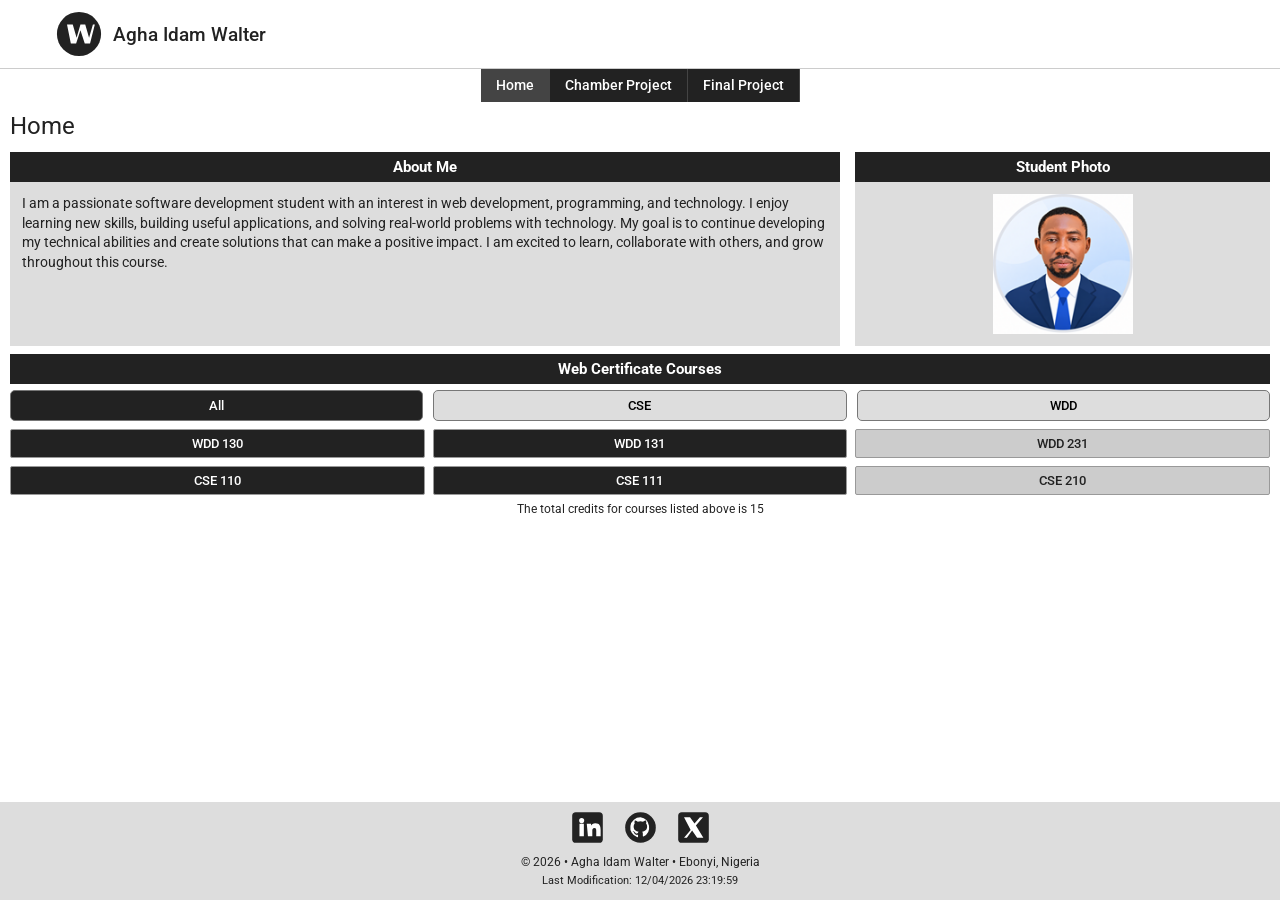
<file: index.html>
<!DOCTYPE html>
<html lang="en">
<head>
    <meta charset="UTF-8">
    <meta name="viewport" content="width=device-width, initial-scale=1.0">

    <meta
        name="description"
        content="WDD231 course home page for a Software Development student."
    >
    <meta name="author" content="Student Name">

    <title>WDD231 | Course Home Page</title>

    <!-- Google Font -->
    <link rel="preconnect" href="https://fonts.googleapis.com">
    <link rel="preconnect" href="https://fonts.gstatic.com" crossorigin>
    <link
        href="https://fonts.googleapis.com/css2?family=Roboto:wght@400;500;700&display=swap"
        rel="stylesheet"
    >

    <!-- CSS -->
    <link rel="stylesheet" href="styles/small.css">
    <link rel="stylesheet" href="styles/larger.css">

    <!-- JavaScript -->
    <script src="scripts/navigation.js" defer></script>
    <script src="scripts/date.js" defer></script>
    <script src="scripts/course.js" defer></script>
</head>

<body>

    <header>
        <div class="header-content">

            <div class="brand">
                <img src="images/logo.svg" alt="Site logo">
                <span>Agha Idam Walter</span>
            </div>

            <button
                id="menu-button"
                class="menu-button"
                aria-label="Open navigation menu"
                aria-expanded="false"
            >
                ☰
            </button>

        </div>
    </header>

    <nav id="navigation">
        <a href="index.html" class="active">Home</a>
        <a href="#" aria-label="Chamber Project">Chamber Project</a>
        <a href="#" aria-label="Final Project">Final Project</a>
    </nav>

    <main>

        <h1>Home</h1>

        <div class="about-student">

            <section class="about">
                <h2>About Me</h2>

                <div class="section-content">
                    <p>
                        I am a passionate software development student with an interest in web development,
                         programming, and technology. I enjoy learning new skills, building useful applications, 
                         and solving real-world problems with technology. My goal is to continue developing my 
                         technical abilities and create solutions that can make a positive impact. 
                         I am excited to learn, collaborate with others, and grow throughout this course.
                    </p>
                </div>
            </section>

            <section class="student-photo">
                <h2>Student Photo</h2>

                <div class="section-content">
                    <img
                        src="images/student-photo.png"
                        alt="Student placeholder photo"
                    >
                </div>
            </section>

        </div>

        <section class="certificate">
            <h2>Web Certificate Courses</h2>

            <div class="course-buttons">
                <button id="all-courses">All</button>
                <button id="cse-courses">CSE</button>
                <button id="wdd-courses">WDD</button>
            </div>

            <div id="course-list" class="course-list">
                <!-- Courses will be generated by JavaScript -->
            </div>

            <p class="credits">
                The total credits for courses listed above is
                <span id="total-credits">0</span>
            </p>
        </section>

    </main>

    <footer>

        <div class="social-links">

            <a href="#" aria-label="LinkedIn">
                <img src="images/linkedin.svg" alt="LinkedIn">
            </a>

            <a href="#" aria-label="GitHub">
                <img src="images/github.svg" alt="GitHub">
            </a>

            <a href="#" aria-label="X">
                <img src="images/twiter.svg" alt="X">
            </a>

        </div>

        <p>
            © <span id="currentyear"></span> • Agha Idam Walter •
            Ebonyi, Nigeria
        </p>

        <p id="lastModified">
            Last Modification:
        </p>

    </footer>

</body>
</html>
</file>
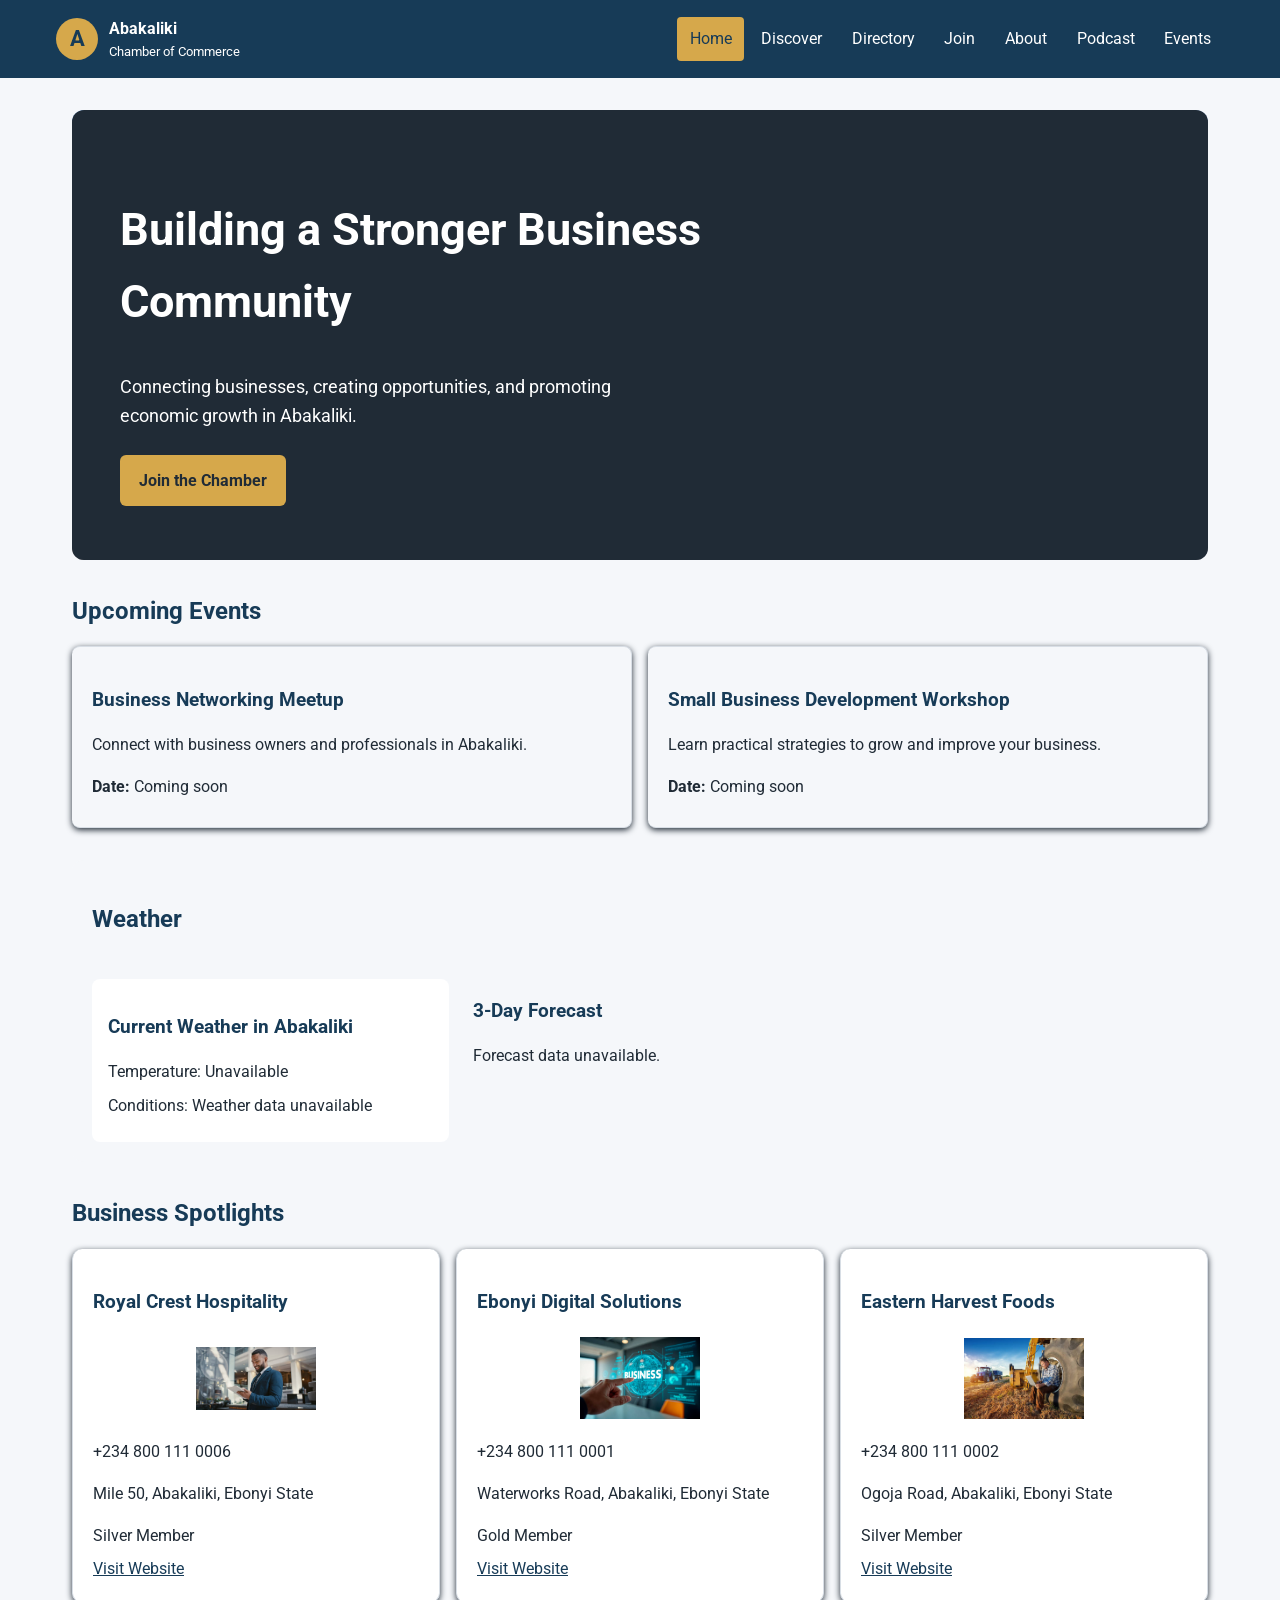
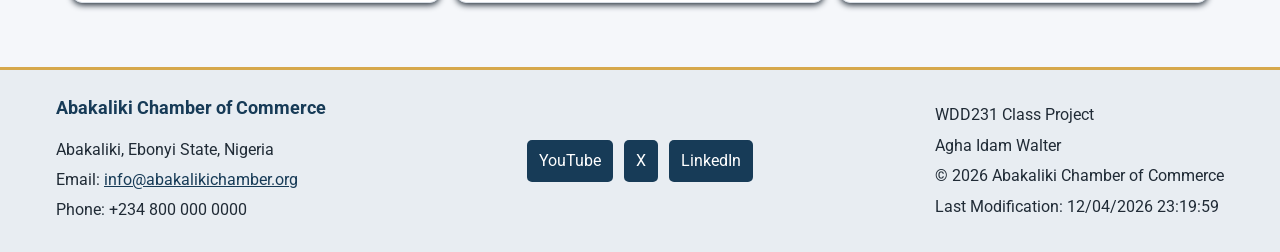
<file: chamber/index.html>
<!doctype html>
<html lang="en">
  <head>
    <meta charset="UTF-8" />
    <meta name="viewport" content="width=device-width, initial-scale=1.0" />

    <meta
      name="description"
      content="Connect with Abakaliki businesses, discover community events, explore opportunities, and support economic growth in Ebonyi State, Nigeria."
    />

    <meta name="author" content="Agha Idam Walter" />

    <title>Home | Abakaliki Chamber of Commerce</title>

    <!-- Open Graph / Facebook -->
    <meta property="og:title" content="Abakaliki Chamber of Commerce | Home" />
    <meta
      property="og:description"
      content="Connect with businesses, discover events, and explore opportunities in Abakaliki, Ebonyi State, Nigeria."
    />
    <meta
      property="og:image"
      content="https://deh2o.github.io/wdd231/chamber/images/social-preview-2.jpeg"
    />
    <meta
      property="og:url"
      content="https://deh2o.github.io/wdd231/chamber/index.html"
    />
    <meta property="og:type" content="website" />

    <link rel="preconnect" href="https://fonts.googleapis.com" />
    <link rel="preconnect" href="https://fonts.gstatic.com" crossorigin />
    <link
      href="https://fonts.googleapis.com/css2?family=Roboto:ital,wght@0,100..900;1,100..900&display=swap"
      rel="stylesheet"
    />

    <!-- Favicon -->
    <link rel="icon" href="images/favicon.jpeg" type="image/png" />

    <!-- Stylesheets: normalize first -->
    <link rel="stylesheet" href="styles/normalize.css" />
    <link rel="stylesheet" href="styles/small.css" />
    <link rel="stylesheet" href="styles/larger.css" />

    <!-- JavaScript -->
    <script src="scripts/navigation.js" defer></script>
    <script src="scripts/date.js" defer></script>
    <script src="scripts/weather.js" defer></script>
    <script src="scripts/spotlights.js" defer></script>
  </head>

  <body>
    <header>
      <div class="header-content">
        <a href="index.html" class="brand">
          <span class="brand-mark" aria-hidden="true">A</span>
          <span>
            <strong>Abakaliki</strong>
            <small>Chamber of Commerce</small>
          </span>
        </a>

        <button
          id="menu-button"
          class="menu-button"
          aria-label="Open navigation menu"
          aria-expanded="false"
          aria-controls="navigation"
        >
          ☰
        </button>

        <nav id="navigation" aria-label="Main navigation">
          <a href="index.html" class="active" aria-current="page">Home</a>
          <a href="discover.html">Discover</a>
          <a href="directory.html">Directory</a>
          <a href="join.html">Join</a>
          <a href="about.html">About</a>
          <a href="podcast.html">Podcast</a>
          <a href="events.html">Events</a>
        </nav>
      </div>
    </header>

    <main class="home-main">
      <!-- Hero Section -->
      <section class="hero" aria-label="Welcome to Abakaliki">
        <img
          src="images/abakaliki-hero.webp"
          alt="View of Abakaliki city"
          width="1200"
          height="600"
        />

        <div class="hero-content">
          <h1>Building a Stronger Business Community</h1>
          <p>
            Connecting businesses, creating opportunities, and promoting
            economic growth in Abakaliki.
          </p>
          <a href="join.html" class="cta-button">Join the Chamber</a>
        </div>
      </section>

      <!-- Events Section -->
      <section class="events-section">
        <h2>Upcoming Events</h2>

        <div class="events-container">
          <article class="event-card">
            <h3>Business Networking Meetup</h3>
            <p>Connect with business owners and professionals in Abakaliki.</p>
            <p><strong>Date:</strong> Coming soon</p>
          </article>

          <article class="event-card">
            <h3>Small Business Development Workshop</h3>
            <p>Learn practical strategies to grow and improve your business.</p>
            <p><strong>Date:</strong> Coming soon</p>
          </article>
        </div>
      </section>

      <!-- Weather Section -->
      <section class="weather-section">
        <h2>Weather</h2>

        <div class="weather-current">
          <h3>Current Weather in Abakaliki</h3>
          <p>Temperature: <span id="current-temp">--</span></p>
          <p>Conditions: <span id="weather-description">Loading...</span></p>
          <div id="weather-icon-container"></div>
        </div>

        <div class="forecast-section">
          <h3>3-Day Forecast</h3>
          <div id="forecast" class="forecast-container">
            <p>Loading forecast...</p>
          </div>
        </div>
      </section>

      <!-- Business Spotlights -->
      <section class="spotlights-section">
        <h2>Business Spotlights</h2>
        <div id="spotlights" class="spotlights-container">
          <p>Loading business spotlights...</p>
        </div>
      </section>
    </main>

    <footer>
      <div class="footer-content">
        <div class="footer-contact">
          <h2>Abakaliki Chamber of Commerce</h2>
          <p>Abakaliki, Ebonyi State, Nigeria</p>
          <p>
            Email:
            <a href="mailto:info@abakalikichamber.org"
              >info@abakalikichamber.org</a
            >
          </p>
          <p>Phone: +234 800 000 0000</p>
        </div>

        <div class="social-links">
          <a href="#" aria-label="YouTube">YouTube</a>
          <a href="#" aria-label="X">X</a>
          <a href="#" aria-label="LinkedIn">LinkedIn</a>
        </div>

        <div class="footer-development">
          <p>WDD231 Class Project</p>
          <p>Agha Idam Walter</p>
          <p>
            &copy; <span id="currentyear"></span> Abakaliki Chamber of Commerce
          </p>
          <p id="lastModified"></p>
        </div>
      </div>
    </footer>
  </body>
</html>
</file>
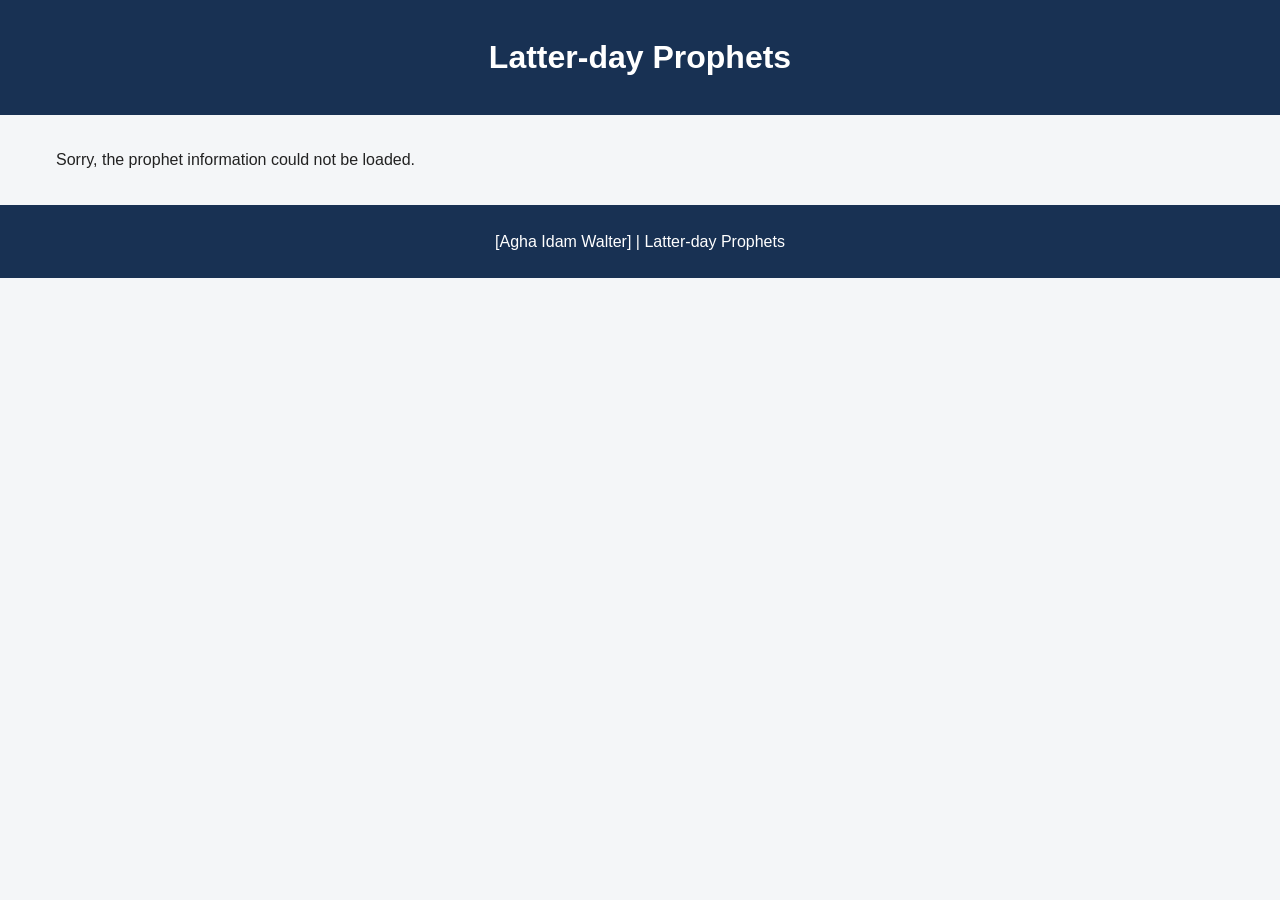
<file: prophets.html>
<!DOCTYPE html>
<html>
    <head>
        <meta charset="UTF-8">
        <meta name="viewport" content="width=device-width, initial-scale=1.0">
        <meta name="description" content="A collection of cards featuring Latter-day Prophets.">
        <meta name="author" content="Your Name">
        <title>Latter-day Prophets | WDD231</title>
        <link rel="stylesheet" href="styles/prophets.css">
        <script src="scripts/prophets.js" defer></script>
    </head>
    <body>
        <header>
            <h1>Latter-day Prophets</h1>
        </header>
        <main>
            <div id="cards"></div>
        </main>
        <footer>
            [Agha Idam Walter] | Latter-day Prophets
        </footer>
    </body>
</html>
</file>
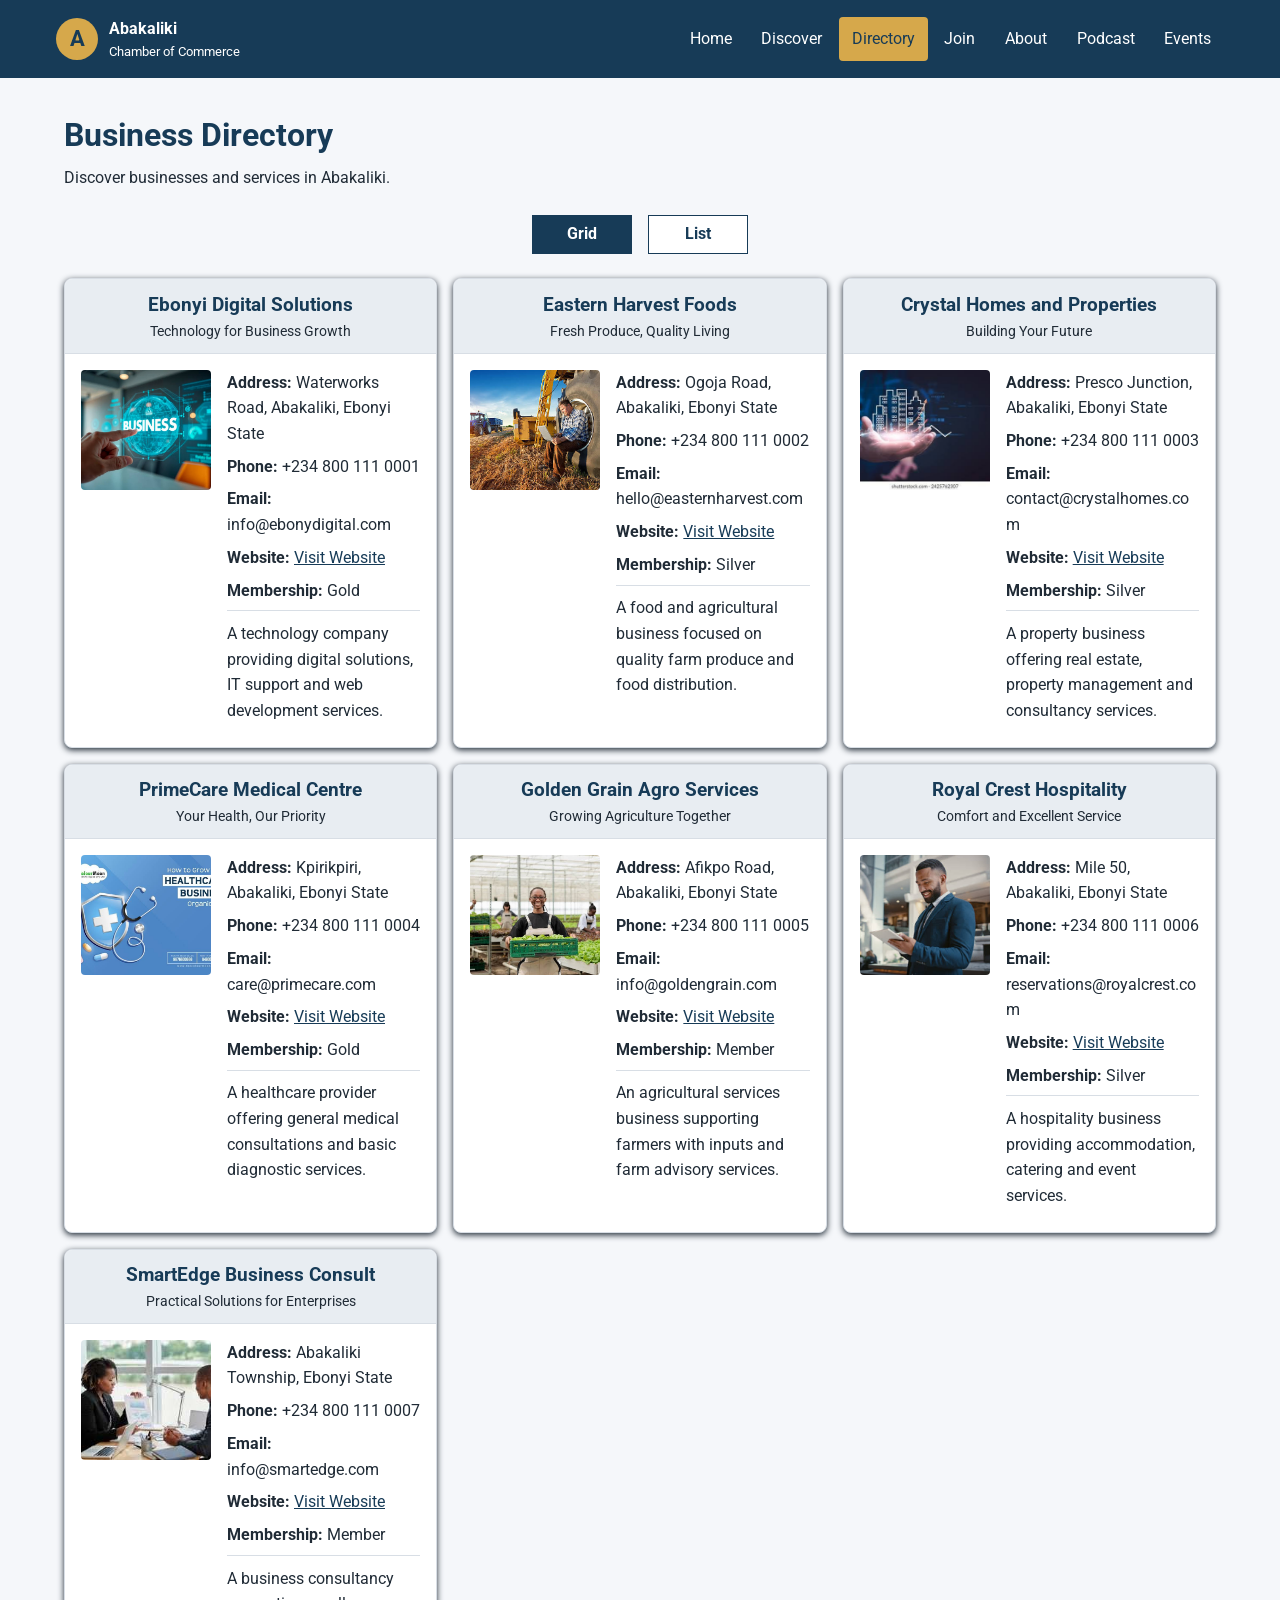
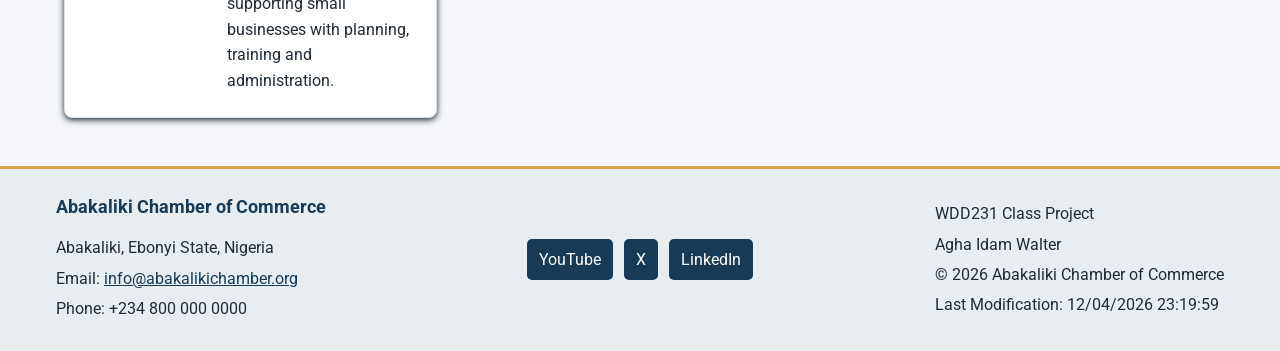
<file: chamber/directory.html>
<!doctype html>
<html lang="en">
  <head>
    <meta charset="UTF-8" />
    <meta name="viewport" content="width=device-width, initial-scale=1.0" />

    <meta
      name="description"
      content="Explore the Abakaliki Chamber of Commerce business directory. Discover local businesses, services, and membership opportunities in Abakaliki, Ebonyi State."
    />

    <meta name="author" content="Agha Idam Walter" />

    <title>Business Directory | Abakaliki Chamber of Commerce</title>

    <!-- Open Graph / Facebook -->
    <meta
      property="og:title"
      content="Abakaliki Chamber of Commerce | Business Directory"
    />
    <meta
      property="og:description"
      content="Discover businesses and services in Abakaliki, Ebonyi State, Nigeria."
    />
    <meta
      property="og:image"
      content="https://deh2o.github.io/wdd231/chamber/images/social-preview.jpeg"
    />
    <meta
      property="og:url"
      content="https://deh2o.github.io/wdd231/chamber/directory.html"
    />
    <meta property="og:type" content="website" />

    <link rel="preconnect" href="https://fonts.googleapis.com" />
    <link rel="preconnect" href="https://fonts.gstatic.com" crossorigin />
    <link
      href="https://fonts.googleapis.com/css2?family=Roboto:ital,wght@0,100..900;1,100..900&display=swap"
      rel="stylesheet"
    />

    <!-- Favicon -->
    <link rel="icon" href="images/favicon.jpeg" type="image/png" />

    <!-- Stylesheets: normalize first -->
    <link rel="stylesheet" href="styles/normalize.css" />
    <link rel="stylesheet" href="styles/small.css" />
    <link rel="stylesheet" href="styles/larger.css" />

    <!-- JavaScript -->
    <script src="scripts/navigation.js" defer></script>
    <script src="scripts/date.js" defer></script>
    <script src="scripts/directory.js" defer></script>
  </head>

  <body>
    <header>
      <div class="header-content">
        <a href="index.html" class="brand">
          <span class="brand-mark" aria-hidden="true">A</span>
          <span>
            <strong>Abakaliki</strong>
            <small>Chamber of Commerce</small>
          </span>
        </a>

        <button
          id="menu-button"
          class="menu-button"
          aria-label="Open navigation menu"
          aria-expanded="false"
          aria-controls="navigation"
        >
          ☰
        </button>

        <nav id="navigation" aria-label="Main navigation">
          <a href="index.html">Home</a>
          <a href="discover.html">Discover</a>
          <a href="directory.html" class="active" aria-current="page"
            >Directory</a
          >
          <a href="join.html">Join</a>
          <a href="about.html">About</a>
          <a href="podcast.html">Podcast</a>
          <a href="events.html">Events</a>
        </nav>
      </div>
    </header>

    <main class="directory-main">
      <div class="page-heading">
        <h1>Business Directory</h1>
        <p>Discover businesses and services in Abakaliki.</p>
      </div>

      <section
        class="directory-controls"
        aria-label="Directory display options"
      >
        <button id="grid-button" class="view-button active" aria-pressed="true">
          Grid
        </button>

        <button id="list-button" class="view-button" aria-pressed="false">
          List
        </button>
      </section>

      <section id="members" class="members-grid" aria-label="Chamber members">
        <p class="loading-message">Loading chamber members...</p>
      </section>
    </main>

    <footer>
      <div class="footer-content">
        <div class="footer-contact">
          <h2>Abakaliki Chamber of Commerce</h2>
          <p>Abakaliki, Ebonyi State, Nigeria</p>
          <p>
            Email:
            <a href="mailto:info@abakalikichamber.org"
              >info@abakalikichamber.org</a
            >
          </p>
          <p>Phone: +234 800 000 0000</p>
        </div>

        <div class="social-links">
          <a href="#" aria-label="YouTube">YouTube</a>
          <a href="#" aria-label="X">X</a>
          <a href="#" aria-label="LinkedIn">LinkedIn</a>
        </div>

        <div class="footer-development">
          <p>WDD231 Class Project</p>
          <p>Agha Idam Walter</p>
          <p>
            &copy; <span id="currentyear"></span> Abakaliki Chamber of Commerce
          </p>
          <p id="lastModified"></p>
        </div>
      </div>
    </footer>
  </body>
</html>
</file>
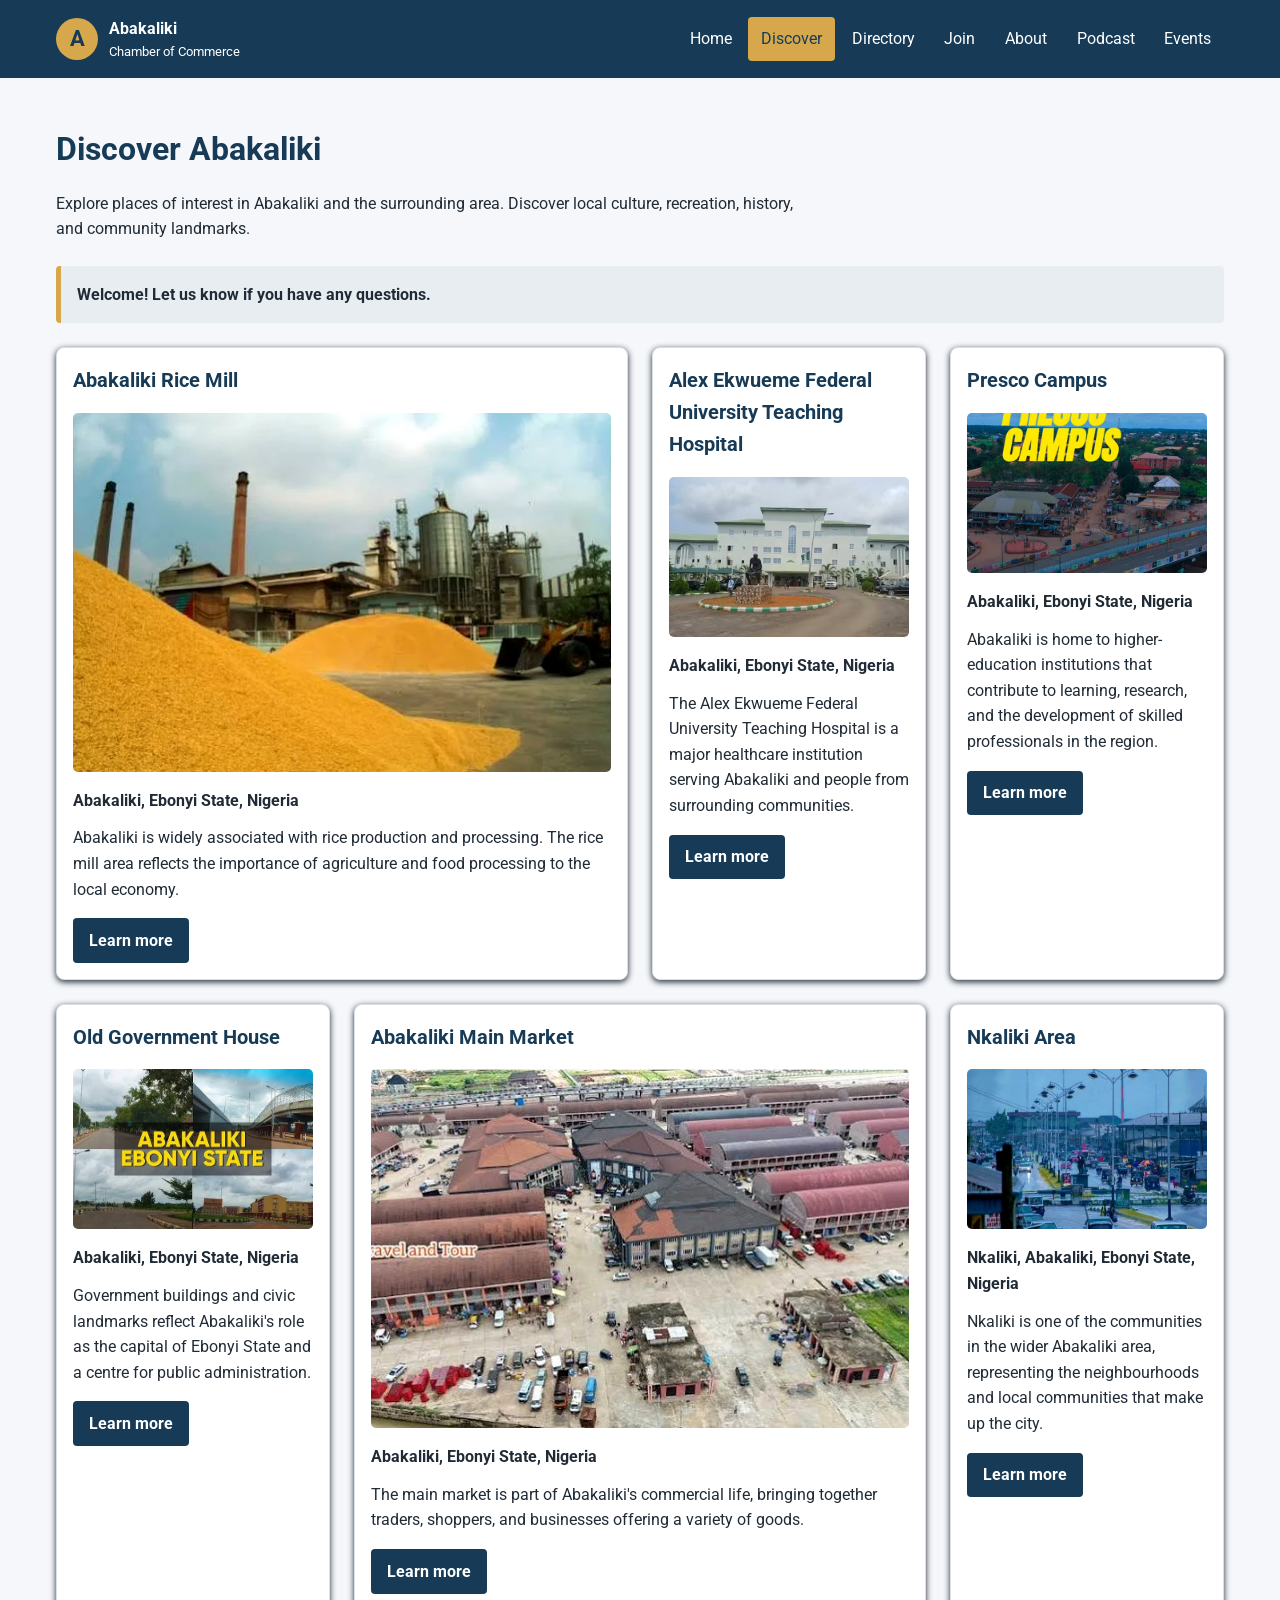
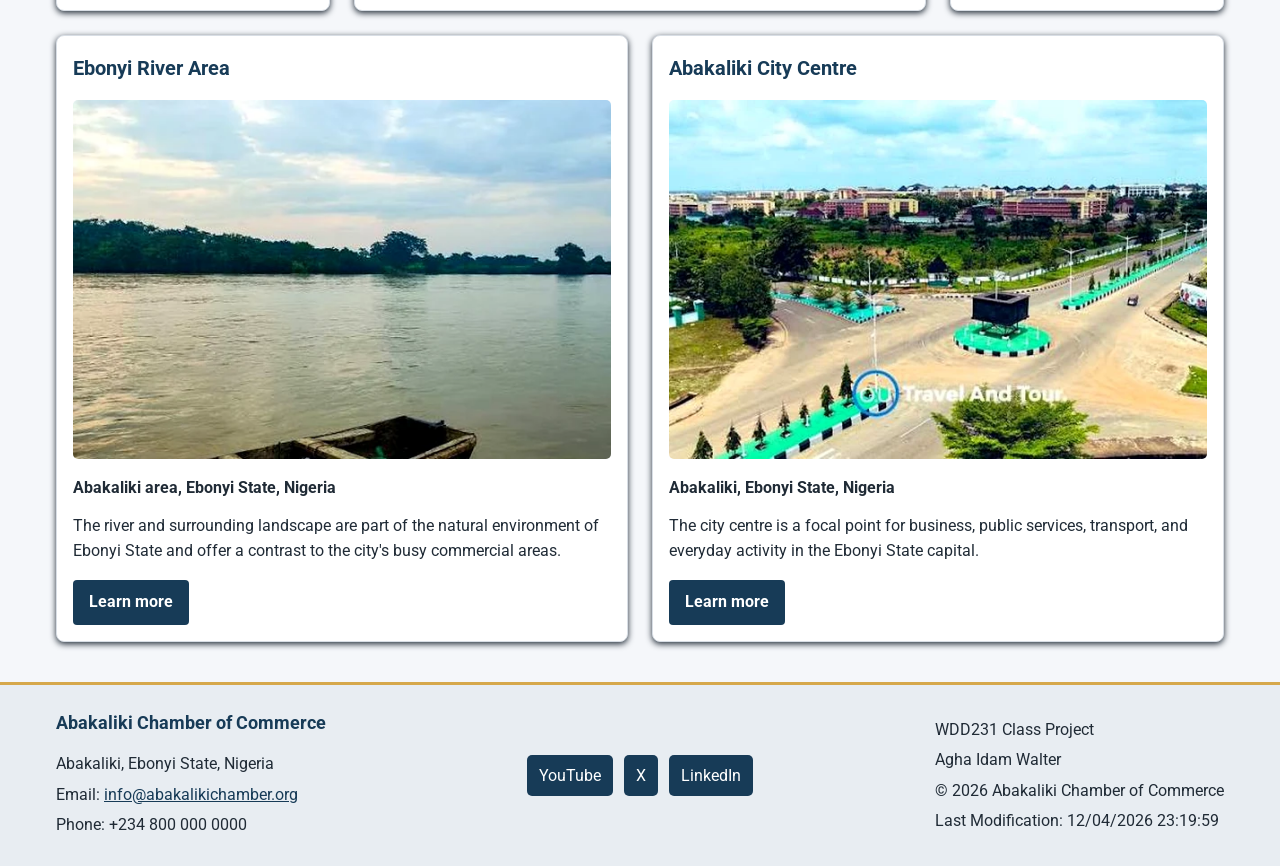
<file: chamber/discover.html>
<!doctype html>
<html lang="en">
  <head>
    <meta charset="UTF-8" />
    <meta name="viewport" content="width=device-width, initial-scale=1.0" />

    <meta
      name="description"
      content="Discover places to visit and explore in Abakaliki, Ebonyi State, Nigeria."
    />
    <meta name="author" content="Agha Idam Walter" />

    <!-- Open Graph metadata -->
    <meta
      property="og:title"
      content="Discover Abakaliki | Chamber of Commerce"
    />
    <meta
      property="og:description"
      content="Explore Abakaliki's landmarks, local businesses, and places of interest with the Abakaliki Chamber of Commerce."
    />
    <meta
      property="og:image"
      content="https://deh2o.github.io/wdd231/chamber/images/social-preview.jpeg"
    />
    <meta
      property="og:url"
      content="https://deh2o.github.io/wdd231/chamber/discover.html"
    />

    <!-- Google Fonts: Roboto -->
    <link rel="preconnect" href="https://fonts.googleapis.com" />
    <link rel="preconnect" href="https://fonts.gstatic.com" crossorigin />
    <link
      href="https://fonts.googleapis.com/css2?family=Roboto:wght@400;500;700&display=swap"
      rel="stylesheet"
    />

    <title>Discover | Abakaliki Chamber of Commerce</title>

    <link rel="icon" href="images/favicon.jpeg" type="image/jpeg" />
    <link rel="stylesheet" href="styles/normalize.css" />
    <link rel="stylesheet" href="styles/small.css" />
    <link rel="stylesheet" href="styles/larger.css" />

    <script src="scripts/navigation.js" defer></script>
    <script src="scripts/date.js" defer></script>
    <script src="scripts/discover.js" type="module"></script>
  </head>

  <body>
    <header>
      <div class="header-content">
        <a href="index.html" class="brand">
          <span class="brand-mark" aria-hidden="true">A</span>
          <span>
            <strong>Abakaliki</strong>
            <small>Chamber of Commerce</small>
          </span>
        </a>

        <button
          id="menu-button"
          class="menu-button"
          aria-label="Open navigation menu"
          aria-expanded="false"
          aria-controls="navigation"
        >
          ☰
        </button>

        <nav id="navigation" aria-label="Main navigation">
          <a href="index.html">Home</a>
          <a href="discover.html" class="active" aria-current="page"
            >Discover</a
          >
          <a href="directory.html">Directory</a>
          <a href="join.html">Join</a>
          <a href="about.html">About</a>
          <a href="podcast.html">Podcast</a>
          <a href="events.html">Events</a>
        </nav>
      </div>
    </header>

    <main class="discover-main">
      <h1>Discover Abakaliki</h1>
      <p class="discover-intro">
        Explore places of interest in Abakaliki and the surrounding area.
        Discover local culture, recreation, history, and community landmarks.
      </p>

      <aside
        id="visit-message"
        class="visit-message"
        aria-live="polite"
      ></aside>

      <section
        id="discover-grid"
        class="discover-grid"
        aria-label="Places of interest"
      >
        <p>Loading places of interest...</p>
      </section>
    </main>

    <footer>
      <div class="footer-content">
        <div class="footer-contact">
          <h2>Abakaliki Chamber of Commerce</h2>
          <p>Abakaliki, Ebonyi State, Nigeria</p>
          <p>
            Email:
            <a href="mailto:info@abakalikichamber.org">
              info@abakalikichamber.org
            </a>
          </p>
          <p>Phone: +234 800 000 0000</p>
        </div>

        <div class="social-links">
          <a href="#" aria-label="YouTube">YouTube</a>
          <a href="#" aria-label="X">X</a>
          <a href="#" aria-label="LinkedIn">LinkedIn</a>
        </div>

        <div class="footer-development">
          <p>WDD231 Class Project</p>
          <p>Agha Idam Walter</p>
          <p>
            &copy; <span id="currentyear"></span> Abakaliki Chamber of Commerce
          </p>
          <p id="lastModified"></p>
        </div>
      </div>
    </footer>
  </body>
</html>
</file>
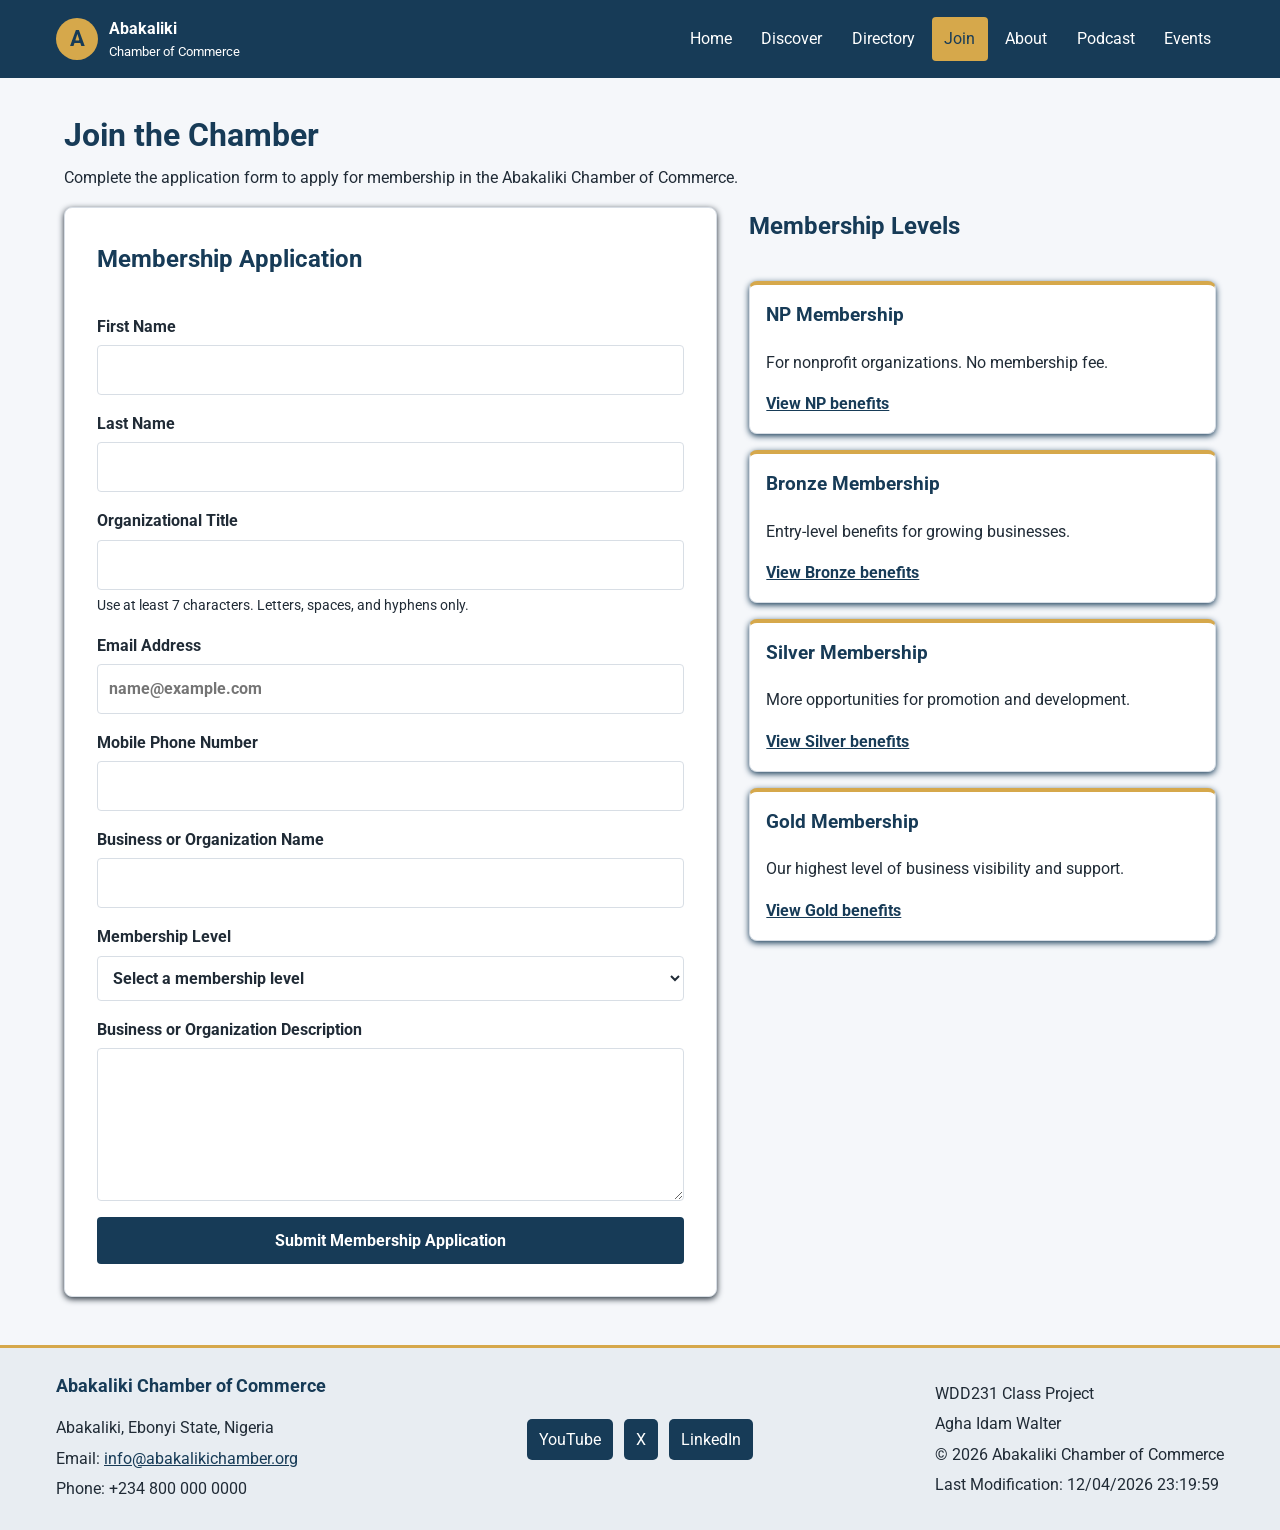
<file: chamber/join.html>
<!doctype html>
<html lang="en">
  <head>
    <meta charset="UTF-8" />
    <meta name="viewport" content="width=device-width, initial-scale=1.0" />

    <meta
      name="description"
      content="Apply for membership in the Abakaliki Chamber of Commerce."
    />
    <meta name="author" content="Agha Idam Walter" />

    <title>Join the Chamber | Abakaliki Chamber of Commerce</title>

    <meta
      property="og:title"
      content="Join the Abakaliki Chamber of Commerce"
    />
    <meta
      property="og:description"
      content="Explore membership benefits and apply to join the Abakaliki Chamber of Commerce."
    />
    <meta
      property="og:image"
      content="https://deh2o.github.io/wdd231/chamber/images/social-preview.jpeg"
    />
    <meta
      property="og:url"
      content="https://deh2o.github.io/wdd231/chamber/join.html"
    />
    <meta property="og:type" content="website" />

    <link rel="preconnect" href="https://fonts.googleapis.com" />
    <link rel="preconnect" href="https://fonts.gstatic.com" crossorigin />
    <link
      href="https://fonts.googleapis.com/css2?family=Roboto:ital,wght@0,100..900;1,100..900&display=swap"
      rel="stylesheet"
    />

    <link rel="icon" href="images/favicon.jpeg" />
    <link rel="stylesheet" href="styles/normalize.css" />
    <link rel="stylesheet" href="styles/small.css" />
    <link rel="stylesheet" href="styles/larger.css" />

    <script src="scripts/navigation.js" defer></script>
    <script src="scripts/date.js" defer></script>
    <script type="module" src="scripts/join.js"></script>
  </head>

  <body>
    <header>
      <div class="header-content">
        <a href="index.html" class="brand">
          <span class="brand-mark" aria-hidden="true">A</span>
          <span>
            <strong>Abakaliki</strong>
            <small>Chamber of Commerce</small>
          </span>
        </a>

        <button
          id="menu-button"
          class="menu-button"
          aria-label="Open navigation menu"
          aria-expanded="false"
          aria-controls="navigation"
        >
          ☰
        </button>

        <nav id="navigation" aria-label="Main navigation">
          <a href="index.html">Home</a>
          <a href="discover.html">Discover</a>
          <a href="directory.html">Directory</a>
          <a href="join.html" class="active" aria-current="page">Join</a>
          <a href="about.html">About</a>
          <a href="podcast.html">Podcast</a>
          <a href="events.html">Events</a>
        </nav>
      </div>
    </header>

    <main class="join-main">
      <div class="page-heading">
        <h1>Join the Chamber</h1>
        <p>
          Complete the application form to apply for membership in the Abakaliki
          Chamber of Commerce.
        </p>
      </div>

      <div class="join-layout">
        <form class="membership-form" method="get" action="thankyou.html">
          <h2>Membership Application</h2>

          <label for="first-name">
            First Name
            <input
              type="text"
              id="first-name"
              name="firstName"
              title="Enter your first name."
              autocomplete="given-name"
              required
            />
          </label>

          <label for="last-name">
            Last Name
            <input
              type="text"
              id="last-name"
              name="lastName"
              title="Enter your last name."
              autocomplete="family-name"
              required
            />
          </label>

          <label for="organization-title">
            Organizational Title
            <input
              type="text"
              id="organization-title"
              name="organizationTitle"
              title="Enter your organizational title using at least seven letters, spaces, or hyphens."
              autocomplete="organization-title"
              pattern="[A-Za-z -]{7,}"
            />
            <span class="field-help">
              Use at least 7 characters. Letters, spaces, and hyphens only.
            </span>
          </label>

          <label for="email">
            Email Address
            <input
              type="email"
              id="email"
              name="email"
              title="Enter your email address."
              autocomplete="email"
              placeholder="name@example.com"
              required
            />
          </label>

          <label for="phone">
            Mobile Phone Number
            <input
              type="tel"
              id="phone"
              name="phone"
              title="Enter your mobile phone number."
              autocomplete="tel"
              required
            />
          </label>

          <label for="organization">
            Business or Organization Name
            <input
              type="text"
              id="organization"
              name="organization"
              title="Enter your business or organization name."
              autocomplete="organization"
              required
            />
          </label>

          <label for="membership">
            Membership Level
            <select
              id="membership"
              name="membership"
              title="Choose a membership level."
              required
            >
              <option value="" disabled selected>
                Select a membership level
              </option>
              <option value="np">NP Membership</option>
              <option value="bronze">Bronze Membership</option>
              <option value="silver">Silver Membership</option>
              <option value="gold">Gold Membership</option>
            </select>
          </label>

          <label for="description">
            Business or Organization Description
            <textarea
              id="description"
              name="description"
              title="Briefly describe your business or organization."
              rows="5"
            ></textarea>
          </label>

          <input type="hidden" id="timestamp" name="timestamp" />

          <input type="submit" value="Submit Membership Application" />
        </form>

        <aside class="membership-levels" aria-labelledby="levels-heading">
          <h2 id="levels-heading">Membership Levels</h2>

          <article class="membership-card">
            <h3>NP Membership</h3>
            <p>For nonprofit organizations. No membership fee.</p>
            <a href="#np-modal" class="modal-link" data-modal="np-modal">
              View NP benefits
            </a>
          </article>

          <article class="membership-card">
            <h3>Bronze Membership</h3>
            <p>Entry-level benefits for growing businesses.</p>
            <a
              href="#bronze-modal"
              class="modal-link"
              data-modal="bronze-modal"
            >
              View Bronze benefits
            </a>
          </article>

          <article class="membership-card">
            <h3>Silver Membership</h3>
            <p>More opportunities for promotion and development.</p>
            <a
              href="#silver-modal"
              class="modal-link"
              data-modal="silver-modal"
            >
              View Silver benefits
            </a>
          </article>

          <article class="membership-card">
            <h3>Gold Membership</h3>
            <p>Our highest level of business visibility and support.</p>
            <a href="#gold-modal" class="modal-link" data-modal="gold-modal">
              View Gold benefits
            </a>
          </article>
        </aside>
      </div>

      <dialog id="np-modal" class="membership-modal" aria-labelledby="np-title">
        <h2 id="np-title">NP Membership Benefits</h2>
        <ul>
          <li>No membership fee.</li>
          <li>Access to chamber networking events.</li>
          <li>Access to selected business learning resources.</li>
        </ul>
        <button type="button" class="modal-close">Close</button>
      </dialog>

      <dialog
        id="bronze-modal"
        class="membership-modal"
        aria-labelledby="bronze-title"
      >
        <h2 id="bronze-title">Bronze Membership Benefits</h2>
        <ul>
          <li>Access to chamber networking events.</li>
          <li>Discounts on selected training sessions.</li>
          <li>Eligibility for selected member promotions.</li>
        </ul>
        <button type="button" class="modal-close">Close</button>
      </dialog>

      <dialog
        id="silver-modal"
        class="membership-modal"
        aria-labelledby="silver-title"
      >
        <h2 id="silver-title">Silver Membership Benefits</h2>
        <ul>
          <li>All Bronze membership benefits.</li>
          <li>Additional discounts on selected events and training.</li>
          <li>Eligibility for a business spotlight feature.</li>
        </ul>
        <button type="button" class="modal-close">Close</button>
      </dialog>

      <dialog
        id="gold-modal"
        class="membership-modal"
        aria-labelledby="gold-title"
      >
        <h2 id="gold-title">Gold Membership Benefits</h2>
        <ul>
          <li>All Silver membership benefits.</li>
          <li>Priority consideration for chamber business spotlights.</li>
          <li>
            Access to selected premium networking and promotional opportunities.
          </li>
        </ul>
        <button type="button" class="modal-close">Close</button>
      </dialog>
    </main>

    <footer>
      <div class="footer-content">
        <div class="footer-contact">
          <h2>Abakaliki Chamber of Commerce</h2>
          <p>Abakaliki, Ebonyi State, Nigeria</p>
          <p>
            Email:
            <a href="mailto:info@abakalikichamber.org">
              info@abakalikichamber.org
            </a>
          </p>
          <p>Phone: +234 800 000 0000</p>
        </div>

        <div class="social-links">
          <a href="#" aria-label="YouTube">YouTube</a>
          <a href="#" aria-label="X">X</a>
          <a href="#" aria-label="LinkedIn">LinkedIn</a>
        </div>

        <div class="footer-development">
          <p>WDD231 Class Project</p>
          <p>Agha Idam Walter</p>
          <p>
            &copy; <span id="currentyear"></span> Abakaliki Chamber of Commerce
          </p>
          <p id="lastModified"></p>
        </div>
      </div>
    </footer>
  </body>
</html>
</file>
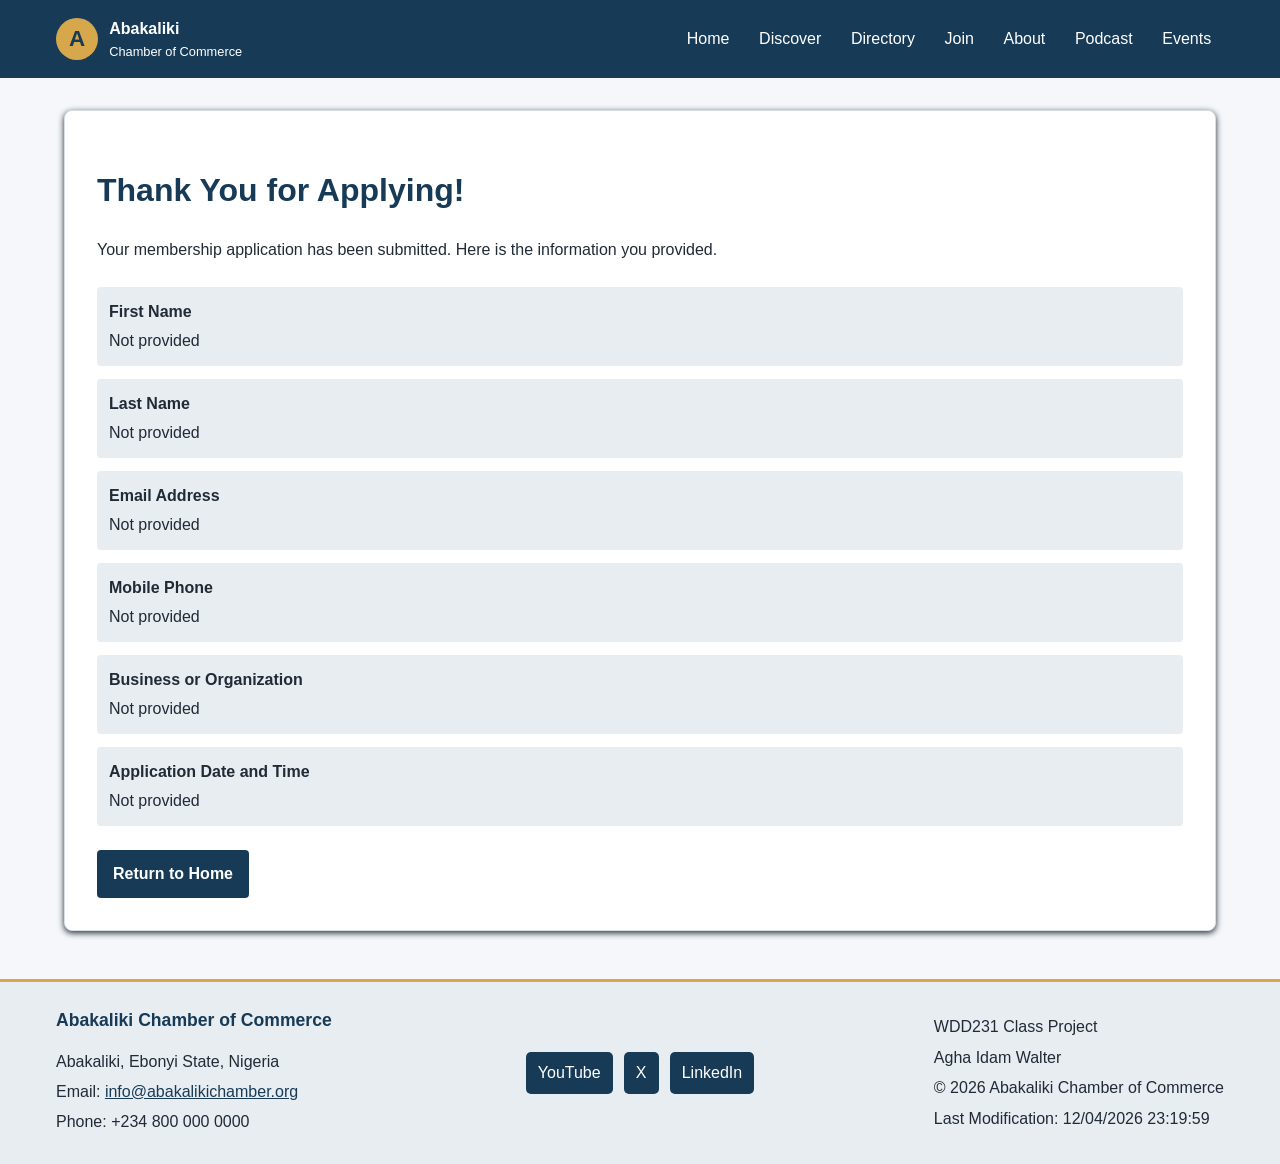
<file: chamber/thankyou.html>
<!doctype html>
<html lang="en">
  <head>
    <meta charset="UTF-8" />
    <meta name="viewport" content="width=device-width, initial-scale=1.0" />

    <meta
      name="description"
      content="Confirmation of your Abakaliki Chamber of Commerce membership application."
    />
    <meta name="author" content="Agha Idam Walter" />

    <title>Application Received | Abakaliki Chamber of Commerce</title>

    <link rel="icon" href="images/favicon.jpeg" />
    <link rel="stylesheet" href="styles/normalize.css" />
    <link rel="stylesheet" href="styles/small.css" />
    <link rel="stylesheet" href="styles/larger.css" />

    <script src="scripts/navigation.js" defer></script>
    <script src="scripts/date.js" defer></script>
    <script type="module" src="scripts/thankyou.js"></script>
  </head>

  <body>
    <header>
      <div class="header-content">
        <a href="index.html" class="brand">
          <span class="brand-mark" aria-hidden="true">A</span>
          <span>
            <strong>Abakaliki</strong>
            <small>Chamber of Commerce</small>
          </span>
        </a>

        <button
          id="menu-button"
          class="menu-button"
          aria-label="Open navigation menu"
          aria-expanded="false"
          aria-controls="navigation"
        >
          ☰
        </button>

        <nav id="navigation" aria-label="Main navigation">
          <a href="index.html">Home</a>
          <a href="discover.html">Discover</a>
          <a href="directory.html">Directory</a>
          <a href="join.html">Join</a>
          <a href="about.html">About</a>
          <a href="podcast.html">Podcast</a>
          <a href="events.html">Events</a>
        </nav>
      </div>
    </header>

    <main class="thankyou-main">
      <section class="thankyou-panel" aria-labelledby="thankyou-heading">
        <h1 id="thankyou-heading">Thank You for Applying!</h1>
        <p>
          Your membership application has been submitted. Here is the
          information you provided.
        </p>

        <dl class="application-summary">
          <div>
            <dt>First Name</dt>
            <dd id="summary-first-name">Not provided</dd>
          </div>
          <div>
            <dt>Last Name</dt>
            <dd id="summary-last-name">Not provided</dd>
          </div>
          <div>
            <dt>Email Address</dt>
            <dd id="summary-email">Not provided</dd>
          </div>
          <div>
            <dt>Mobile Phone</dt>
            <dd id="summary-phone">Not provided</dd>
          </div>
          <div>
            <dt>Business or Organization</dt>
            <dd id="summary-organization">Not provided</dd>
          </div>
          <div>
            <dt>Application Date and Time</dt>
            <dd id="summary-timestamp">Not provided</dd>
          </div>
        </dl>

        <a class="thankyou-home-link" href="index.html">Return to Home</a>
      </section>
    </main>

    <footer>
      <div class="footer-content">
        <div class="footer-contact">
          <h2>Abakaliki Chamber of Commerce</h2>
          <p>Abakaliki, Ebonyi State, Nigeria</p>
          <p>
            Email:
            <a href="mailto:info@abakalikichamber.org">
              info@abakalikichamber.org
            </a>
          </p>
          <p>Phone: +234 800 000 0000</p>
        </div>

        <div class="social-links">
          <a href="#" aria-label="YouTube">YouTube</a>
          <a href="#" aria-label="X">X</a>
          <a href="#" aria-label="LinkedIn">LinkedIn</a>
        </div>

        <div class="footer-development">
          <p>WDD231 Class Project</p>
          <p>Agha Idam Walter</p>
          <p>
            &copy; <span id="currentyear"></span> Abakaliki Chamber of Commerce
          </p>
          <p id="lastModified"></p>
        </div>
      </div>
    </footer>
  </body>
</html>
</file>
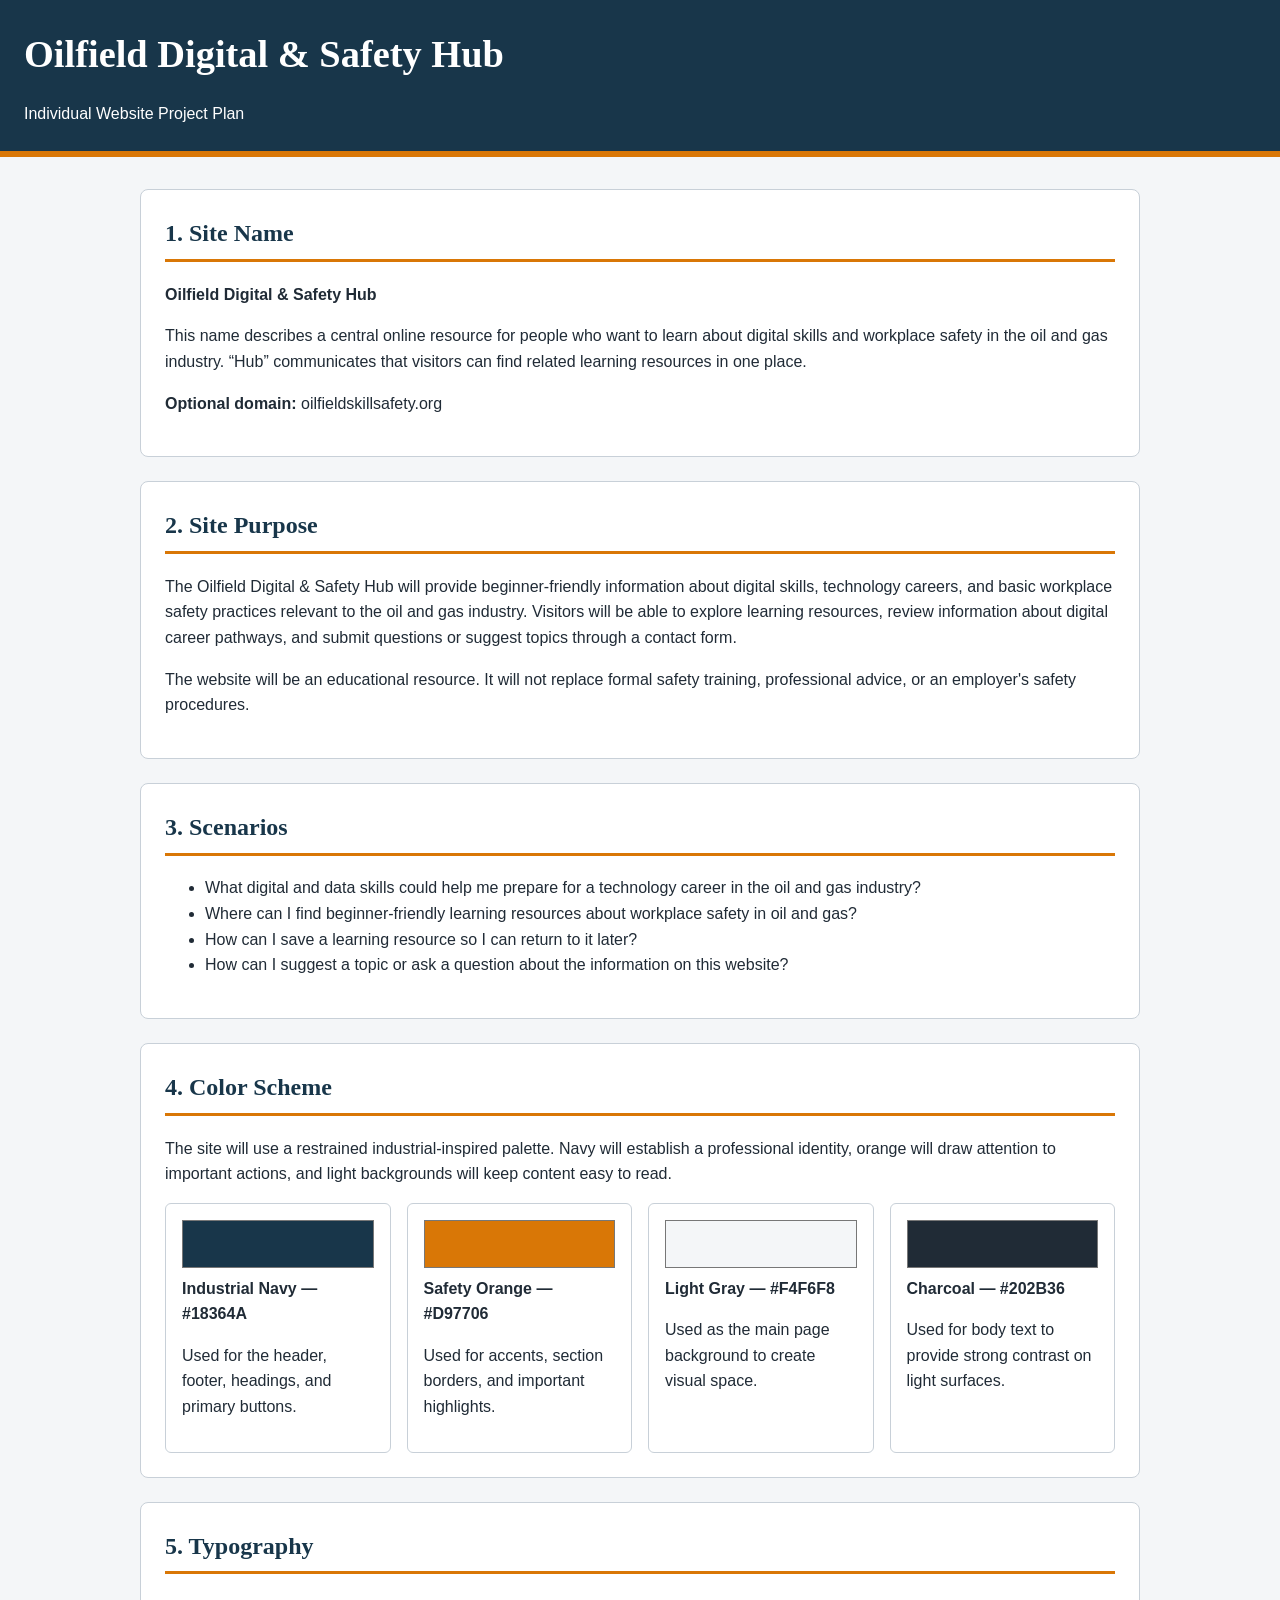
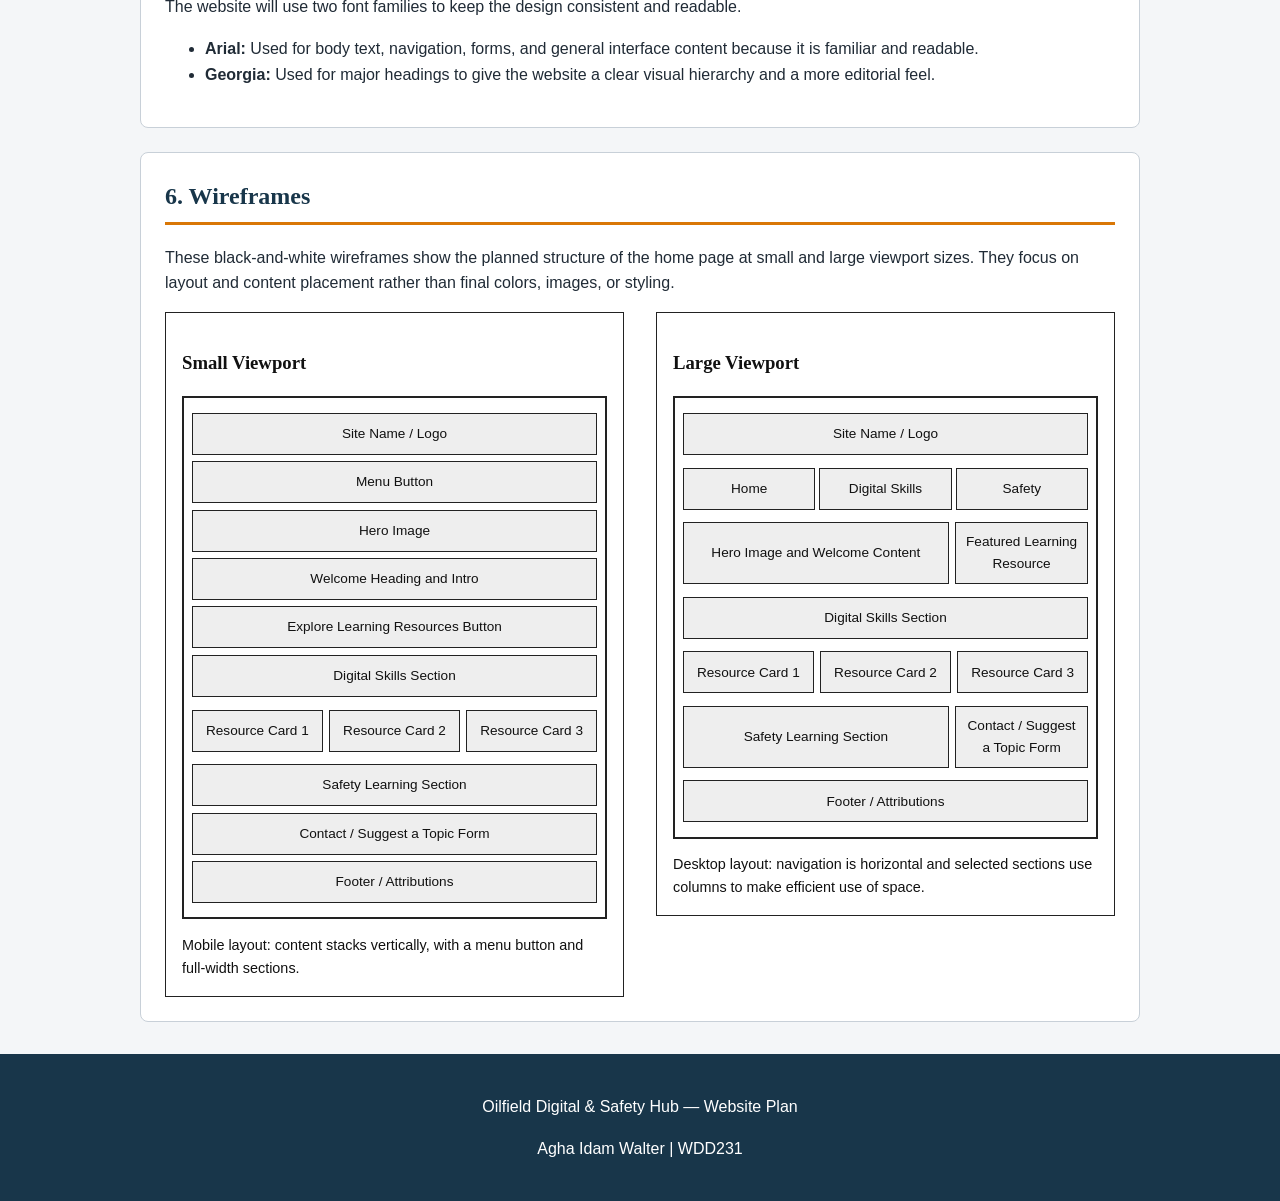
<file: project/siteplan.html>
<!doctype html>
<html lang="en">
  <head>
    <meta charset="UTF-8" />
    <meta name="viewport" content="width=device-width, initial-scale=1.0" />
    <meta
      name="description"
      content="Website plan for the Oilfield Digital and Safety Hub, an educational resource for digital skills and safety in the oil and gas industry."
    />
    <meta name="author" content="Agha Idam Walter" />

    <title>Website Plan | Oilfield Digital &amp; Safety Hub</title>

    <style>
      :root {
        --navy: #18364a;
        --safety-orange: #d97706;
        --page-background: #f4f6f8;
        --text-color: #202b36;
        --white: #ffffff;
        --border-color: #c8d0d8;
        --wireframe-fill: #eeeeee;
        --wireframe-line: #222222;
      }

      * {
        box-sizing: border-box;
      }

      body {
        margin: 0;
        background: var(--page-background);
        color: var(--text-color);
        font-family: Arial, sans-serif;
        line-height: 1.6;
      }

      h1,
      h2,
      h3 {
        font-family: Georgia, serif;
      }

      header,
      footer {
        padding: 1.5rem;
        background: var(--navy);
        color: var(--white);
      }

      header {
        border-bottom: 6px solid var(--safety-orange);
      }

      header h1 {
        margin: 0;
        font-size: clamp(1.6rem, 4vw, 2.4rem);
      }

      header p {
        margin-bottom: 0;
      }

      main {
        width: min(100% - 2rem, 1000px);
        margin: 2rem auto;
      }

      section {
        margin-bottom: 1.5rem;
        padding: 1.5rem;
        background: var(--white);
        border: 1px solid var(--border-color);
        border-radius: 8px;
      }

      h2 {
        margin-top: 0;
        color: var(--navy);
        border-bottom: 3px solid var(--safety-orange);
        padding-bottom: 0.4rem;
      }

      h3 {
        color: var(--navy);
      }

      .color-list {
        display: grid;
        grid-template-columns: repeat(auto-fit, minmax(190px, 1fr));
        gap: 1rem;
      }

      .color-item {
        padding: 1rem;
        border: 1px solid var(--border-color);
        border-radius: 6px;
      }

      .color-swatch {
        display: block;
        height: 48px;
        margin-bottom: 0.5rem;
        border: 1px solid #777777;
      }

      .navy-swatch {
        background: var(--navy);
      }

      .orange-swatch {
        background: var(--safety-orange);
      }

      .background-swatch {
        background: var(--page-background);
      }

      .text-swatch {
        background: var(--text-color);
      }

      .wireframes {
        display: grid;
        grid-template-columns: 1fr;
        gap: 2rem;
      }

      .wireframe {
        padding: 1rem;
        background: #ffffff;
        border: 1px solid #222222;
        color: #111111;
      }

      .wireframe h3 {
        color: #111111;
      }

      .wireframe-screen {
        padding: 0.5rem;
        border: 2px solid var(--wireframe-line);
        background: #ffffff;
      }

      .wf-box {
        display: grid;
        place-items: center;
        min-height: 42px;
        margin: 0.4rem 0;
        padding: 0.5rem;
        border: 1px solid var(--wireframe-line);
        background: var(--wireframe-fill);
        color: #111111;
        text-align: center;
        font-size: 0.85rem;
      }

      .wf-nav {
        display: grid;
        grid-template-columns: repeat(3, 1fr);
        gap: 0.25rem;
      }

      .wf-columns {
        display: grid;
        grid-template-columns: 1fr;
        gap: 0.4rem;
      }

      .wf-card-grid {
        display: grid;
        grid-template-columns: 1fr;
        gap: 0.4rem;
      }

      .wireframe-caption {
        margin-bottom: 0;
        font-size: 0.9rem;
      }

      footer {
        text-align: center;
      }

      @media screen and (min-width: 700px) {
        .wireframes {
          grid-template-columns: 1fr 1fr;
          align-items: start;
        }

        .wf-columns {
          grid-template-columns: 2fr 1fr;
        }

        .wf-card-grid {
          grid-template-columns: repeat(3, 1fr);
        }
      }
    </style>
  </head>

  <body>
    <header>
      <h1>Oilfield Digital &amp; Safety Hub</h1>
      <p>Individual Website Project Plan</p>
    </header>

    <main>
      <section>
        <h2>1. Site Name</h2>
        <p><strong>Oilfield Digital &amp; Safety Hub</strong></p>
        <p>
          This name describes a central online resource for people who want to
          learn about digital skills and workplace safety in the oil and gas
          industry. “Hub” communicates that visitors can find related learning
          resources in one place.
        </p>
        <p><strong>Optional domain:</strong> oilfieldskillsafety.org</p>
      </section>

      <section>
        <h2>2. Site Purpose</h2>
        <p>
          The Oilfield Digital &amp; Safety Hub will provide beginner-friendly
          information about digital skills, technology careers, and basic
          workplace safety practices relevant to the oil and gas industry.
          Visitors will be able to explore learning resources, review
          information about digital career pathways, and submit questions or
          suggest topics through a contact form.
        </p>
        <p>
          The website will be an educational resource. It will not replace
          formal safety training, professional advice, or an employer's safety
          procedures.
        </p>
      </section>

      <section>
        <h2>3. Scenarios</h2>
        <ul>
          <li>
            What digital and data skills could help me prepare for a technology
            career in the oil and gas industry?
          </li>
          <li>
            Where can I find beginner-friendly learning resources about
            workplace safety in oil and gas?
          </li>
          <li>
            How can I save a learning resource so I can return to it later?
          </li>
          <li>
            How can I suggest a topic or ask a question about the information on
            this website?
          </li>
        </ul>
      </section>

      <section>
        <h2>4. Color Scheme</h2>
        <p>
          The site will use a restrained industrial-inspired palette. Navy will
          establish a professional identity, orange will draw attention to
          important actions, and light backgrounds will keep content easy to
          read.
        </p>

        <div class="color-list">
          <div class="color-item">
            <span class="color-swatch navy-swatch" aria-hidden="true"></span>
            <strong>Industrial Navy — #18364A</strong>
            <p>Used for the header, footer, headings, and primary buttons.</p>
          </div>

          <div class="color-item">
            <span class="color-swatch orange-swatch" aria-hidden="true"></span>
            <strong>Safety Orange — #D97706</strong>
            <p>Used for accents, section borders, and important highlights.</p>
          </div>

          <div class="color-item">
            <span
              class="color-swatch background-swatch"
              aria-hidden="true"
            ></span>
            <strong>Light Gray — #F4F6F8</strong>
            <p>Used as the main page background to create visual space.</p>
          </div>

          <div class="color-item">
            <span class="color-swatch text-swatch" aria-hidden="true"></span>
            <strong>Charcoal — #202B36</strong>
            <p>
              Used for body text to provide strong contrast on light surfaces.
            </p>
          </div>
        </div>
      </section>

      <section>
        <h2>5. Typography</h2>
        <p>
          The website will use two font families to keep the design consistent
          and readable.
        </p>
        <ul>
          <li>
            <strong>Arial:</strong> Used for body text, navigation, forms, and
            general interface content because it is familiar and readable.
          </li>
          <li>
            <strong>Georgia:</strong> Used for major headings to give the
            website a clear visual hierarchy and a more editorial feel.
          </li>
        </ul>
      </section>

      <section>
        <h2>6. Wireframes</h2>
        <p>
          These black-and-white wireframes show the planned structure of the
          home page at small and large viewport sizes. They focus on layout and
          content placement rather than final colors, images, or styling.
        </p>

        <div class="wireframes">
          <div class="wireframe">
            <h3>Small Viewport</h3>
            <div class="wireframe-screen">
              <div class="wf-box">Site Name / Logo</div>
              <div class="wf-box">Menu Button</div>
              <div class="wf-box">Hero Image</div>
              <div class="wf-box">Welcome Heading and Intro</div>
              <div class="wf-box">Explore Learning Resources Button</div>
              <div class="wf-box">Digital Skills Section</div>
              <div class="wf-card-grid">
                <div class="wf-box">Resource Card 1</div>
                <div class="wf-box">Resource Card 2</div>
                <div class="wf-box">Resource Card 3</div>
              </div>
              <div class="wf-box">Safety Learning Section</div>
              <div class="wf-box">Contact / Suggest a Topic Form</div>
              <div class="wf-box">Footer / Attributions</div>
            </div>
            <p class="wireframe-caption">
              Mobile layout: content stacks vertically, with a menu button and
              full-width sections.
            </p>
          </div>

          <div class="wireframe">
            <h3>Large Viewport</h3>
            <div class="wireframe-screen">
              <div class="wf-box">Site Name / Logo</div>
              <div class="wf-nav">
                <div class="wf-box">Home</div>
                <div class="wf-box">Digital Skills</div>
                <div class="wf-box">Safety</div>
              </div>
              <div class="wf-columns">
                <div class="wf-box">Hero Image and Welcome Content</div>
                <div class="wf-box">Featured Learning Resource</div>
              </div>
              <div class="wf-box">Digital Skills Section</div>
              <div class="wf-card-grid">
                <div class="wf-box">Resource Card 1</div>
                <div class="wf-box">Resource Card 2</div>
                <div class="wf-box">Resource Card 3</div>
              </div>
              <div class="wf-columns">
                <div class="wf-box">Safety Learning Section</div>
                <div class="wf-box">Contact / Suggest a Topic Form</div>
              </div>
              <div class="wf-box">Footer / Attributions</div>
            </div>
            <p class="wireframe-caption">
              Desktop layout: navigation is horizontal and selected sections use
              columns to make efficient use of space.
            </p>
          </div>
        </div>
      </section>
    </main>

    <footer>
      <p>Oilfield Digital &amp; Safety Hub — Website Plan</p>
      <p>Agha Idam Walter | WDD231</p>
    </footer>
  </body>
</html>
</file>
<file: styles/small.css>
/* ==============================
   WDD231 Course Home Page
   Small Screen / Mobile Styles
   ============================== */

/* ---------- General ---------- */

html {
    min-height: 100%;
}

body {
    min-height: 100vh;
    margin: 0;

    display: flex;
    flex-direction: column;

    font-family: "Roboto", sans-serif;
    color: #222;
    background-color: #fff;
}

main {
    flex: 1;
}

* {
    box-sizing: border-box;
}

body {
    margin: 0;
    font-family: "Roboto", sans-serif;
    color: #222;
    background-color: #fff;
}

img {
    max-width: 100%;
    height: auto;
    display: block;
}

a {
    color: inherit;
}

button {
    font-family: inherit;
    cursor: pointer;
}


/* ---------- Header ---------- */

header {
    background-color: #fff;
    border-bottom: 1px solid #ccc;
}

.header-content {
    min-height: 65px;
    padding: 8px 10px;

    display: flex;
    align-items: center;
    justify-content: space-between;
}

.brand {
    display: flex;
    align-items: center;
    gap: 10px;
}

.brand img {
    width: 48px;
    height: 48px;
}

.brand span {
    font-size: 1.1rem;
    font-weight: 500;
}

.menu-button {
    width: 45px;
    height: 45px;

    border: 1px solid #777;
    background-color: #eee;

    font-size: 1.5rem;
    line-height: 1;
}


/* ---------- Navigation ---------- */

nav {
    display: none;
    flex-direction: column;

    background-color: #222;
}

nav.open {
    display: flex;
}

nav a {
    padding: 14px 10px;

    color: #fff;
    background-color: #222;

    text-decoration: none;
    font-weight: 500;

    border-bottom: 1px solid #444;
}

nav a:hover,
nav a.active {
    background-color: #444;
}


/* ---------- Main ---------- */

main {
    width: 100%;
    padding: 0 10px 20px;
}

h1 {
    margin: 14px 0 12px;

    font-size: 1.8rem;
    font-weight: 400;
}

h2 {
    margin: 0;

    padding: 6px 10px;

    background-color: #222;
    color: #fff;

    text-align: center;
    font-size: 0.95rem;
}


/* ---------- About / Student Photo ---------- */

.about-student {
    display: flex;
    flex-direction: column;
    gap: 14px;
}

.about,
.student-photo {
    width: 100%;
    background-color: #ddd;
}

.section-content {
    padding: 12px;
}

.about p {
    margin: 0;

    font-size: 0.95rem;
    line-height: 1.45;
}

.student-photo .section-content {
    display: flex;
    justify-content: center;
    align-items: center;

    min-height: 270px;
}

.student-photo img {
    width: 210px;
    height: 210px;

    object-fit: cover;

    background-color: #aaa;
}


/* ---------- Certificate Section ---------- */

.certificate {
    margin-top: 16px;
}

.course-buttons {
    display: grid;
    grid-template-columns: repeat(3, 1fr);
    gap: 8px;

    margin: 6px 4px 8px;
}

.course-buttons button {
    padding: 7px 5px;

    border: 1px solid #777;
    border-radius: 5px;

    background-color: #ddd;

    font-weight: 500;
}

.course-buttons button:hover,
.course-buttons button.selected {
    background-color: #222;
    color: #fff;
}


/* ---------- Course Cards ---------- */

.course-list {
    display: flex;
    flex-direction: column;
    gap: 5px;
}

.course-card {
    padding: 6px;

    border: 1px solid #999;
    border-radius: 2px;

    background-color: #ccc;

    text-align: center;

    font-size: 0.8rem;
    font-weight: 500;
}

.course-card.completed {
    background-color: #222;
    color: #fff;
}

.course-card p {
    margin: 0;
}

.credits {
    margin: 7px 0 0;

    text-align: center;
    font-size: 0.75rem;
}


/* ---------- Footer ---------- */

footer {
    padding: 10px;

    background-color: #ddd;

    text-align: center;
}

.social-links {
    display: flex;
    justify-content: center;
    align-items: center;
    gap: 18px;

    margin-bottom: 10px;
}

.social-links a {
    display: block;
}

.social-links img {
    width: 40px;
    height: 40px;
    object-fit: contain;
}

footer p {
    margin: 5px 0;

    font-size: 0.75rem;
}

#lastModified {
    font-size: 0.7rem;
}
</file>
<file: styles/larger.css>
/* ==============================
   WDD231 Course Home Page
   Larger Screen Styles
   ============================== */

@media screen and (min-width: 700px) {

    /* ---------- Header ---------- */

    .header-content {
        max-width: 1200px;
        margin: 0 auto;

        padding: 10px 15px;
    }

    .brand span {
        font-size: 1.2rem;
    }

    .menu-button {
        display: none;
    }


    /* ---------- Navigation ---------- */

    nav {
        display: flex;

        flex-direction: row;

        max-width: 1200px;
        margin: 0 auto;

        background-color: #222;
    }

    nav a {
        padding: 8px 15px;

        border-right: 1px solid #444;
        border-bottom: none;

        font-size: 0.9rem;
    }


    /* ---------- Main ---------- */

    main {
    width: 100%;
    padding: 0 10px 20px;
    flex: 1;
}

    h1 {
        margin-top: 10px;

        font-size: 1.5rem;
    }


    /* ---------- About / Photo ---------- */

    .about-student {
        display: grid;

        grid-template-columns: 2fr 1fr;

        gap: 15px;
    }

    .about,
    .student-photo {
        min-height: 190px;
    }

    .about p {
        font-size: 0.85rem;
    }

    .student-photo .section-content {
        min-height: 150px;
    }

    .student-photo img {
        width: 140px;
        height: 140px;
    }


    /* ---------- Certificate ---------- */

    .certificate {
        margin-top: 8px;
    }

    .course-buttons {
        grid-template-columns: repeat(3, 1fr);

        gap: 10px;

        margin-left: 0;
        margin-right: 0;
    }

    .course-list {
        display: grid;

        grid-template-columns: repeat(3, 1fr);

        gap: 8px;
    }


    /* ---------- Footer ---------- */

    footer {
        padding: 8px;
    }

    .social-links img {
        width: 35px;
        height: 35px;
    }

}
</file>
<file: chamber/styles/small.css>
/* General styles */
:root {
    --primary-color: #173b57;
    --secondary-color: #d6a84b;
    --background-color: #f5f7fa;
    --text-color: #202b36;
    --white: #ffffff;
    --border-color: #d8dee5;
    --extra-color: #e8edf2;
    --extra-color-2: #285d7e;
}

* {
    box-sizing: border-box;
}

body {
    margin: 0;
    font-family:  "Roboto", Arial, Helvetica, sans-serif;
    background: var(--background-color);
    color: var(--text-color);
    line-height: 1.6;
}

a {
    color: var(--primary-color);
}

img {
    max-width: 100%;
    height: auto;
}

/* Header */
header {
    background: var(--primary-color);
    color: var(--white);
}

.header-content {
    max-width: 1200px;
    margin: 0 auto;
    padding: 1rem;
    display: flex;
    justify-content: space-between;
    align-items: center;
    flex-wrap: wrap;
}

.brand {
    display: flex;
    align-items: center;
    gap: 0.7rem;
    color: var(--white);
    text-decoration: none;
}

.brand-mark {
    width: 42px;
    height: 42px;
    display: grid;
    place-items: center;
    background: var(--secondary-color);
    color: var(--primary-color);
    font-weight: bold;
    font-size: 1.4rem;
    border-radius: 50%;
}

.brand strong,
.brand small {
    display: block;
}

.brand small {
    font-size: 0.8rem;
}

.menu-button {
    background: transparent;
    color: var(--white);
    border: 1px solid var(--white);
    border-radius: 4px;
    padding: 0.35rem 0.65rem;
    font-size: 1.5rem;
    cursor: pointer;
}

/* Mobile navigation */
nav {
    display: none;
    width: 100%;
}

nav.open {
    display: flex;
    flex-direction: column;
}

nav a {
    display: block;
    padding: 0.75rem;
    color: var(--white);
    text-decoration: none;
    border-top: 1px solid var(--text-color);
}

nav a:hover,
nav a.active {
    background: var(--secondary-color);
    color: var(--primary-color);
}

/* Main content */
.directory-main {
    max-width: 1200px;
    margin: 0 auto;
    padding: 1.5rem 1rem 2.5rem;
}

.page-heading h1 {
    margin: 0;
    color: var(--primary-color);
}

.page-heading p {
    margin-top: 0.25rem;
}

/* View controls */
.directory-controls {
    display: flex;
    justify-content: center;
    gap: 1rem;
    margin: 1.5rem 0;
}

.view-button {
    min-width: 100px;
    padding: 0.6rem 1.5rem;
    border: 1px solid var(--primary-color);
    background: var(--white);
    color: var(--primary-color);
    cursor: pointer;
    font-weight: bold;
}

.view-button.active,
.view-button:hover {
    background: var(--primary-color);
    color: var(--white);
}

/* Reserve space while business records are loading */
#members {
    min-height: 1500px;
    align-content: start;
}

/* Member cards */
.members-grid,
.members-list {
    display: grid;
    gap: 1rem;
}

.members-grid {
    grid-template-columns: 1fr;
}

.members-list {
    grid-template-columns: 1fr;
}

.member-card {
    overflow: hidden;
    background: var(--white);
    border: 1px solid var(--border-color);
    border-radius: 8px;
    box-shadow: 0 2px 6px var(--text-color);
}

.member-heading {
    padding: 0.65rem;
    text-align: center;
    background: var(--extra-color);
    border-bottom: 1px solid var(--border-color);
}

.member-heading h2 {
    margin: 0;
    font-size: 1.2rem;
    color: var(--primary-color);
}

.tagline {
    margin: 0;
    font-size: 0.85rem;
}

.member-details {
    display: flex;
    flex-direction: column;
    gap: 1rem;
    padding: 1rem;
}

.member-details img {
    width: 100%;
    max-height: 180px;
    object-fit: cover;
    border-radius: 4px;
    background: var(--extra-color);
}

.member-information p {
    margin: 0 0 0.45rem;
    overflow-wrap: anywhere;
}

.member-description {
    border-top: 1px solid var(--border-color);
    padding-top: 0.6rem;
    margin-top: 0.6rem;
}

.loading-message,
.error-message {
    text-align: center;
    padding: 2rem;
}

/* Footer */
footer {
    background: var(--extra-color);
    border-top: 3px solid var(--secondary-color);
}

.footer-content {
    max-width: 1200px;
    margin: 0 auto;
    padding: 1.5rem 1rem;
    display: grid;
    gap: 1.5rem;
}

.footer-contact h2 {
    margin-top: 0;
    color: var(--primary-color);
    font-size: 1.1rem;
}

.footer-contact p,
.footer-development p {
    margin: 0.3rem 0;
    overflow-wrap: anywhere;
}

.social-links {
    display: flex;
    gap: 0.7rem;
    flex-wrap: wrap;
}

.social-links a {
    padding: 0.5rem 0.75rem;
    background: var(--primary-color);
    color: var(--white);
    border-radius: 5px;
    text-decoration: none;
}

.social-links a:hover {
    background: var(--extra-color-2)
}

/* Keyboard accessibility */
a:focus-visible,
button:focus-visible {
    outline: 3px solid var(--secondary-color);
    outline-offset: 3px;
}

/* =========================
   CHAMBER HOME PAGE
========================= */

.home-main {
  max-width: 1200px;
  margin: 0 auto;
  padding: 1rem;
}

.home-main section {
  margin-bottom: 2rem;
}

.home-main h2 {
  color: var(--primary-color);
  margin-bottom: 1rem;
}

/* =========================
   HERO SECTION
========================= */

.hero {
  position: relative;
  overflow: hidden;
  border-radius: 12px;
  margin-bottom: 2rem;
  background-color: var(--primary-color);
}

.hero > img {
  display: block;
  width: 100%;
  height: auto;
  min-height: 300px;
  object-fit: cover;
}

.hero-content {
  position: absolute;
  inset: 0;
  display: flex;
  flex-direction: column;
  justify-content: center;
  padding: 1.5rem;
  background: linear-gradient(
    var(--text-color),
    var(--text-color)
  );
  color: white;
}

.hero-content h1 {
  font-size: 1.8rem;
  margin-bottom: 1rem;
  color: white;
}

.hero-content p {
  max-width: 550px;
  line-height: 1.6;
  margin-bottom: 1.5rem;
}

.cta-button {
  display: inline-block;
  width: fit-content;
  padding: 0.8rem 1.2rem;
  background-color: var(--secondary-color);
  color: var(--text-color);
  text-decoration: none;
  font-weight: 700;
  border-radius: 6px;
  transition: background-color 0.3s ease, transform 0.3s ease;
}

/* =========================
   EVENTS
========================= */

.events-container {
  display: grid;
  grid-template-columns: 1fr;
  gap: 1rem;
}

.event-card {
  background-color: var(--background-color);
  border: 1px solid var(--border-color);
  border-left: 5px solid var(--accent-color);
  border-radius: 8px;
  padding: 1.25rem;
  box-shadow: 0 2px 6px var(--text-color);
}

.event-card h3 {
  color: var(--primary-color);
  margin-bottom: 0.75rem;
}

.event-card p {
  line-height: 1.6;
  margin-bottom: 0.5rem;
}

/* =========================
   WEATHER
========================= */

.weather-section {
  background-color: var(--background-color);
  border-radius: 12px;
  padding: 1.25rem;
}

.weather-current {
  background-color: var(--white);
  border-radius: 8px;
  padding: 1rem;
  margin-bottom: 1.5rem;
}

.weather-current h3,
.forecast-section h3 {
  color: var(--primary-color);
  margin-bottom: 1rem;
}

.weather-current p {
  margin: 0.5rem 0;
}

#weather-icon-container img {
  display: block;
  width: 100px;
  height: 100px;
  object-fit: contain;
}

.forecast-container {
  display: grid;
  grid-template-columns: 1fr;
  gap: 1rem;
}

.forecast-card {
  background-color: white;
  padding: 1rem;
  border-radius: 8px;
  text-align: center;
  border: 1px solid var(--border-color);
}

.forecast-card img {
  width: 70px;
  height: 70px;
  object-fit: contain;
}

.forecast-card h4 {
  color: var(--primary-color);
  margin-bottom: 0.5rem;
}

.forecast-card p {
  margin: 0.4rem 0;
}

/* =========================
   BUSINESS SPOTLIGHTS
========================= */

.spotlights-container {
  display: grid;
  grid-template-columns: 1fr;
  gap: 1rem;
}

.spotlight-card {
  background-color: white;
  border: 1px solid var(--border-color);
  border-top: 5px solid var(--accent-color);
  border-radius: 10px;
  padding: 1.25rem;
  box-shadow: 0 2px 6px var(--text-color);
}

.spotlight-card h3 {
  color: var(--primary-color);
  margin-bottom: 1rem;
}

.spotlight-card img {
  display: block;
  width: 120px;
  height: 90px;
  object-fit: contain;
  margin: 0 auto 1rem;
}

.spotlight-card p {
  line-height: 1.6;
  margin-bottom: 0.5rem;
}

.spotlight-card a {
  color: var(--primary-color);
  overflow-wrap: anywhere;
}

.spotlight-membership {
  display: inline-block;
  background-color: var(--primary-color);
  color: white;
  padding: 0.35rem 0.65rem;
  border-radius: 20px;
  font-size: 0.85rem;
  margin-top: 0.5rem;
}

/* =========================
   ACCESSIBILITY
========================= */

.cta-button:focus-visible,
.home-main a:focus-visible,
.home-main button:focus-visible {
  outline: 3px solid var(--accent-color);
  outline-offset: 4px;
}

.cta-button:hover {
  transform: translateY(-2px);
  filter: brightness(1.05);
}

@media (prefers-reduced-motion: reduce) {
  .cta-button {
    transition: none;
  }
}


/* W04 Join and Thank You pages */
.join-main,
.thankyou-main {
  max-width: 1200px;
  margin: 0 auto;
  padding: 1.5rem 1rem 2.5rem;
}

.join-layout {
  display: grid;
  grid-template-columns: 1fr;
  gap: 2rem;
  align-items: start;
}

.membership-form,
.thankyou-panel {
  background: var(--white);
  border: 1px solid var(--border-color);
  border-radius: 8px;
  padding: 1.25rem;
  box-shadow: 0 2px 6px var(--text-color);
}

.membership-form h2,
.membership-levels h2 {
  margin-top: 0;
  color: var(--primary-color);
}

.membership-form {
  display: grid;
  gap: 1rem;
}

.membership-form label {
  display: grid;
  gap: 0.35rem;
  font-weight: 700;
}

.membership-form input:not([type="hidden"]),
.membership-form select,
.membership-form textarea {
  width: 100%;
  min-height: 44px;
  padding: 0.7rem;
  border: 1px solid var(--border-color);
  border-radius: 4px;
  background: var(--white);
  color: var(--text-color);
  font: inherit;
}

.membership-form textarea {
  resize: vertical;
}

.membership-form input[type="submit"] {
  background: var(--primary-color);
  color: var(--white);
  border: 0;
  border-radius: 4px;
  font-weight: 700;
  cursor: pointer;
}

.membership-form input[type="submit"]:hover {
  background: var(--extra-color-2);
}

.membership-form input:focus-visible,
.membership-form select:focus-visible,
.membership-form textarea:focus-visible,
.membership-form input[type="submit"]:focus-visible,
.modal-link:focus-visible,
.modal-close:focus-visible,
.thankyou-home-link:focus-visible {
  outline: 3px solid var(--secondary-color);
  outline-offset: 3px;
}

.field-help {
  font-size: 0.85rem;
  font-weight: 400;
}

.membership-levels {
  display: grid;
  gap: 1rem;
}

.membership-card {
  padding: 1rem;
  background: var(--white);
  border: 1px solid var(--border-color);
  border-top: 4px solid var(--secondary-color);
  border-radius: 8px;
  box-shadow: 0 2px 6px var(--primary-color);
  animation: membership-card-enter 700ms ease both;
}

.membership-card:nth-of-type(2) {
  animation-delay: 100ms;
}

.membership-card:nth-of-type(3) {
  animation-delay: 200ms;
}

.membership-card:nth-of-type(4) {
  animation-delay: 300ms;
}

.membership-card h3 {
  margin-top: 0;
  color: var(--primary-color);
}

.modal-link {
  display: inline-block;
  font-weight: 700;
}

.membership-modal {
  width: min(90%, 500px);
  max-height: 85vh;
  overflow-y: auto;
  padding: 1.5rem;
  border: 1px solid var(--border-color);
  border-radius: 8px;
  color: var(--text-color);
}

.membership-modal::backdrop {
  background: var(--text-color);
}

.membership-modal h2 {
  color: var(--primary-color);
}

.modal-close {
  padding: 0.6rem 1.2rem;
  border: 0;
  border-radius: 4px;
  background: var(--primary-color);
  color: var(--white);
  font: inherit;
  font-weight: 700;
  cursor: pointer;
}

.thankyou-panel h1 {
  color: var(--primary-color);
}

.application-summary {
  display: grid;
  gap: 0.8rem;
  margin: 1.5rem 0;
}

.application-summary div {
  padding: 0.75rem;
  background: var(--extra-color);
  border-radius: 4px;
  overflow-wrap: anywhere;
}

.application-summary dt {
  font-weight: 700;
}

.application-summary dd {
  margin: 0.25rem 0 0;
}

.thankyou-home-link {
  display: inline-block;
  padding: 0.7rem 1rem;
  border-radius: 4px;
  background: var(--primary-color);
  color: var(--white);
  font-weight: 700;
  text-decoration: none;
}

@keyframes membership-card-enter {
  from {
    opacity: 0;
    transform: translateY(16px);
  }

  to {
    opacity: 1;
    transform: translateY(0);
  }
}

@media (prefers-reduced-motion: reduce) {
  .membership-card {
    animation: none;
  }
}


/* Discover page */
.discover-main {
  max-width: 1200px;
  margin: 0 auto;
  padding: 1.5rem 1rem 2.5rem;
}

.discover-main > h1 {
  color: var(--primary-color);
  margin-bottom: 0.5rem;
}

.discover-intro {
  max-width: 750px;
  margin-bottom: 1.5rem;
}

.visit-message {
  margin: 1rem 0 1.5rem;
  padding: 1rem;
  background: var(--extra-color);
  border-left: 5px solid var(--secondary-color);
  border-radius: 4px;
  font-weight: 700;
}

.discover-grid {
  display: grid;
  grid-template-columns: 1fr;
  grid-template-areas:
    "place1"
    "place2"
    "place3"
    "place4"
    "place5"
    "place6"
    "place7"
    "place8";
  gap: 1.25rem;
}

.place-1 { grid-area: place1; }
.place-2 { grid-area: place2; }
.place-3 { grid-area: place3; }
.place-4 { grid-area: place4; }
.place-5 { grid-area: place5; }
.place-6 { grid-area: place6; }
.place-7 { grid-area: place7; }
.place-8 { grid-area: place8; }

.discover-card {
  min-width: 0;
  padding: 1rem;
  background: var(--white);
  border: 1px solid var(--border-color);
  border-radius: 8px;
  box-shadow: 0 2px 6px var(--text-color);
}

.discover-card h2 {
  margin-top: 0;
  color: var(--primary-color);
  font-size: 1.25rem;
}

.discover-card figure {
  margin: 0 0 1rem;
}

.discover-card img {
  display: block;
  width: 100%;
  aspect-ratio: 3 / 2;
  object-fit: cover;
  border-radius: 5px;
}

.discover-card address {
  margin-bottom: 0.75rem;
  font-style: normal;
  font-weight: 700;
}

.discover-card p {
  margin: 0 0 1rem;
}

.discover-card .discover-more {
  padding-top: 0.75rem;
  border-top: 1px solid var(--border-color);
}

.discover-card .learn-more {
  padding: 0.6rem 1rem;
  border: 0;
  border-radius: 4px;
  background: var(--primary-color);
  color: var(--white);
  font: inherit;
  font-weight: 700;
  cursor: pointer;
}

.discover-card .learn-more:hover,
.discover-card .learn-more:focus-visible {
  background: var(--secondary-color);
  color: var(--primary-color);
}

.discover-card .learn-more:focus-visible {
  outline: 3px solid var(--extra-color-2);
  outline-offset: 3px;
}

/* No image hover effect on mobile */
@media (hover: none), (max-width: 640px) {
  .discover-card img {
    transition: none;
  }
}
</file>
<file: chamber/styles/larger.css>
@media screen and (min-width: 700px) {
    .header-content {
        flex-wrap: nowrap;
    }

    .menu-button {
        display: none;
    }

    nav {
        display: flex;
        width: auto;
        align-items: center;
        gap: 0.25rem;
    }

    nav.open {
        flex-direction: row;
    }

    nav a {
        border: none;
        border-radius: 4px;
        padding: 0.6rem 0.8rem;
    }

    .directory-main {
        padding: 2rem 1.5rem 3rem;
    }

    #members {
        min-height: 700px;
    }

    .members-grid {
        grid-template-columns: repeat(2, minmax(0, 1fr));
    }

    .member-details {
        flex-direction: row;
        align-items: flex-start;
    }

    .member-details img {
        width: 130px;
        min-width: 130px;
        height: 120px;
    }

    .footer-content {
        grid-template-columns: 1fr auto 1fr;
        align-items: center;
    }

    .footer-development {
        justify-self: end;
    }
}

@media screen and (min-width: 1050px) {
    #members {
        min-height: 500px;
    }

    .members-grid {
        grid-template-columns: repeat(3, minmax(0, 1fr));
    }
}

/* List view: one full-width business per row */
.members-list .member-card {
    display: grid;
    grid-template-columns: 1fr;
}

.members-list .member-heading {
    text-align: left;
    padding-left: 1rem;
}

@media screen and (min-width: 700px) {
    .members-list .member-details {
        flex-direction: row;
        align-items: flex-start;
    }

    .members-list .member-details img {
        width: 150px;
        min-width: 150px;
    }
}

/* =========================
   CHAMBER HOME - LARGE SCREENS
========================= */

@media screen and (min-width: 700px) {
  .home-main {
    padding: 2rem;
  }

  /* Hero */
  .hero > img {
    height: 450px;
    object-fit: cover;
  }

  .hero-content {
    padding: 3rem;
  }

  .hero-content h1 {
    font-size: 2.8rem;
    max-width: 700px;
  }

  .hero-content p {
    font-size: 1.15rem;
  }

  /* Events */
  .events-container {
    grid-template-columns: repeat(2, 1fr);
  }

  /* Weather */
  .weather-section {
    display: grid;
    grid-template-columns: 1fr 2fr;
    gap: 1.5rem;
    align-items: start;
  }

  .weather-section > h2 {
    grid-column: 1 / -1;
  }

  .weather-current {
    margin-bottom: 0;
    height: 100%;
  }

  .forecast-container {
    grid-template-columns: repeat(3, 1fr);
  }

  /* Business Spotlights */
  .spotlights-container {
    grid-template-columns: repeat(2, 1fr);
  }
}

@media screen and (min-width: 1000px) {
  .spotlights-container {
    grid-template-columns: repeat(3, 1fr);
  }
}



/* W04 Join page - desktop layout */
@media screen and (min-width: 800px) {
  .join-main,
  .thankyou-main {
    padding: 2rem 1.5rem 3rem;
  }

  .join-layout {
    grid-template-columns: minmax(0, 1.4fr) minmax(280px, 1fr);
    gap: 2rem;
  }

  .membership-form,
  .thankyou-panel {
    padding: 2rem;
  }

  .membership-levels {
    position: sticky;
    top: 1rem;
  }
}


/* Discover page: medium screens */
@media screen and (min-width: 641px) and (max-width: 1024px) {
  .discover-grid {
    grid-template-columns: repeat(2, minmax(0, 1fr));
    grid-template-areas:
      "place1 place1"
      "place2 place3"
      "place4 place4"
      "place5 place6"
      "place7 place8";
    gap: 1.5rem;
  }

  .discover-card img {
    transition: filter 0.25s ease, transform 0.25s ease;
  }

  .discover-card img:hover {
    filter: saturate(1.2);
    transform: scale(1.02);
  }
}

/* Discover page: large screens */
@media screen and (min-width: 1025px) {
  .discover-grid {
    grid-template-columns: repeat(4, minmax(0, 1fr));
    grid-template-areas:
      "place1 place1 place2 place3"
      "place4 place5 place5 place6"
      "place7 place7 place8 place8";
    gap: 1.5rem;
  }

  .discover-card img {
    transition: filter 0.25s ease, transform 0.25s ease;
  }

  .discover-card img:hover {
    filter: saturate(1.2);
    transform: scale(1.02);
  }
}
</file>
<file: styles/prophets.css>
/* General Reset */
* {
  margin: 0;
  padding: 0;
  box-sizing: border-box;
}

/* Page Styling */
body {
  font-family: Arial, Helvetica, sans-serif;
  background-color: #f4f6f8;
  color: #222;
  line-height: 1.6;
}

/* Header */
header {
  background-color: #183153;
  color: white;
  text-align: center;
  padding: 2rem 1rem;
}

header h1 {
  font-size: 2rem;
}

/* Main Content */
main {
  max-width: 1200px;
  margin: 2rem auto;
  padding: 0 1rem;
}

/* Responsive Grid */
#cards {
  display: grid;
  grid-template-columns: repeat(auto-fit, minmax(250px, 1fr));
  gap: 1.5rem;
}

/* Individual Prophet Cards */
#cards section {
  background-color: white;
  border: 1px solid #ddd;
  border-radius: 10px;
  padding: 1.5rem;
  text-align: center;
  box-shadow: 0 3px 8px rgba(0, 0, 0, 0.08);
}

/* Prophet Names */
#cards h2 {
  color: #183153;
  font-size: 1.3rem;
  margin-bottom: 1rem;
}

/* Prophet Images */
#cards img {
  width: 100%;
  max-width: 340px;
  height: auto;
  border-radius: 6px;
  margin-bottom: 1rem;
}

/* Prophet Information */
#cards p {
  margin: 0.5rem 0;
  font-size: 0.95rem;
}

/* Footer */
footer {
  background-color: #183153;
  color: white;
  text-align: center;
  padding: 1.5rem;
  margin-top: 2rem;
}
</file>
